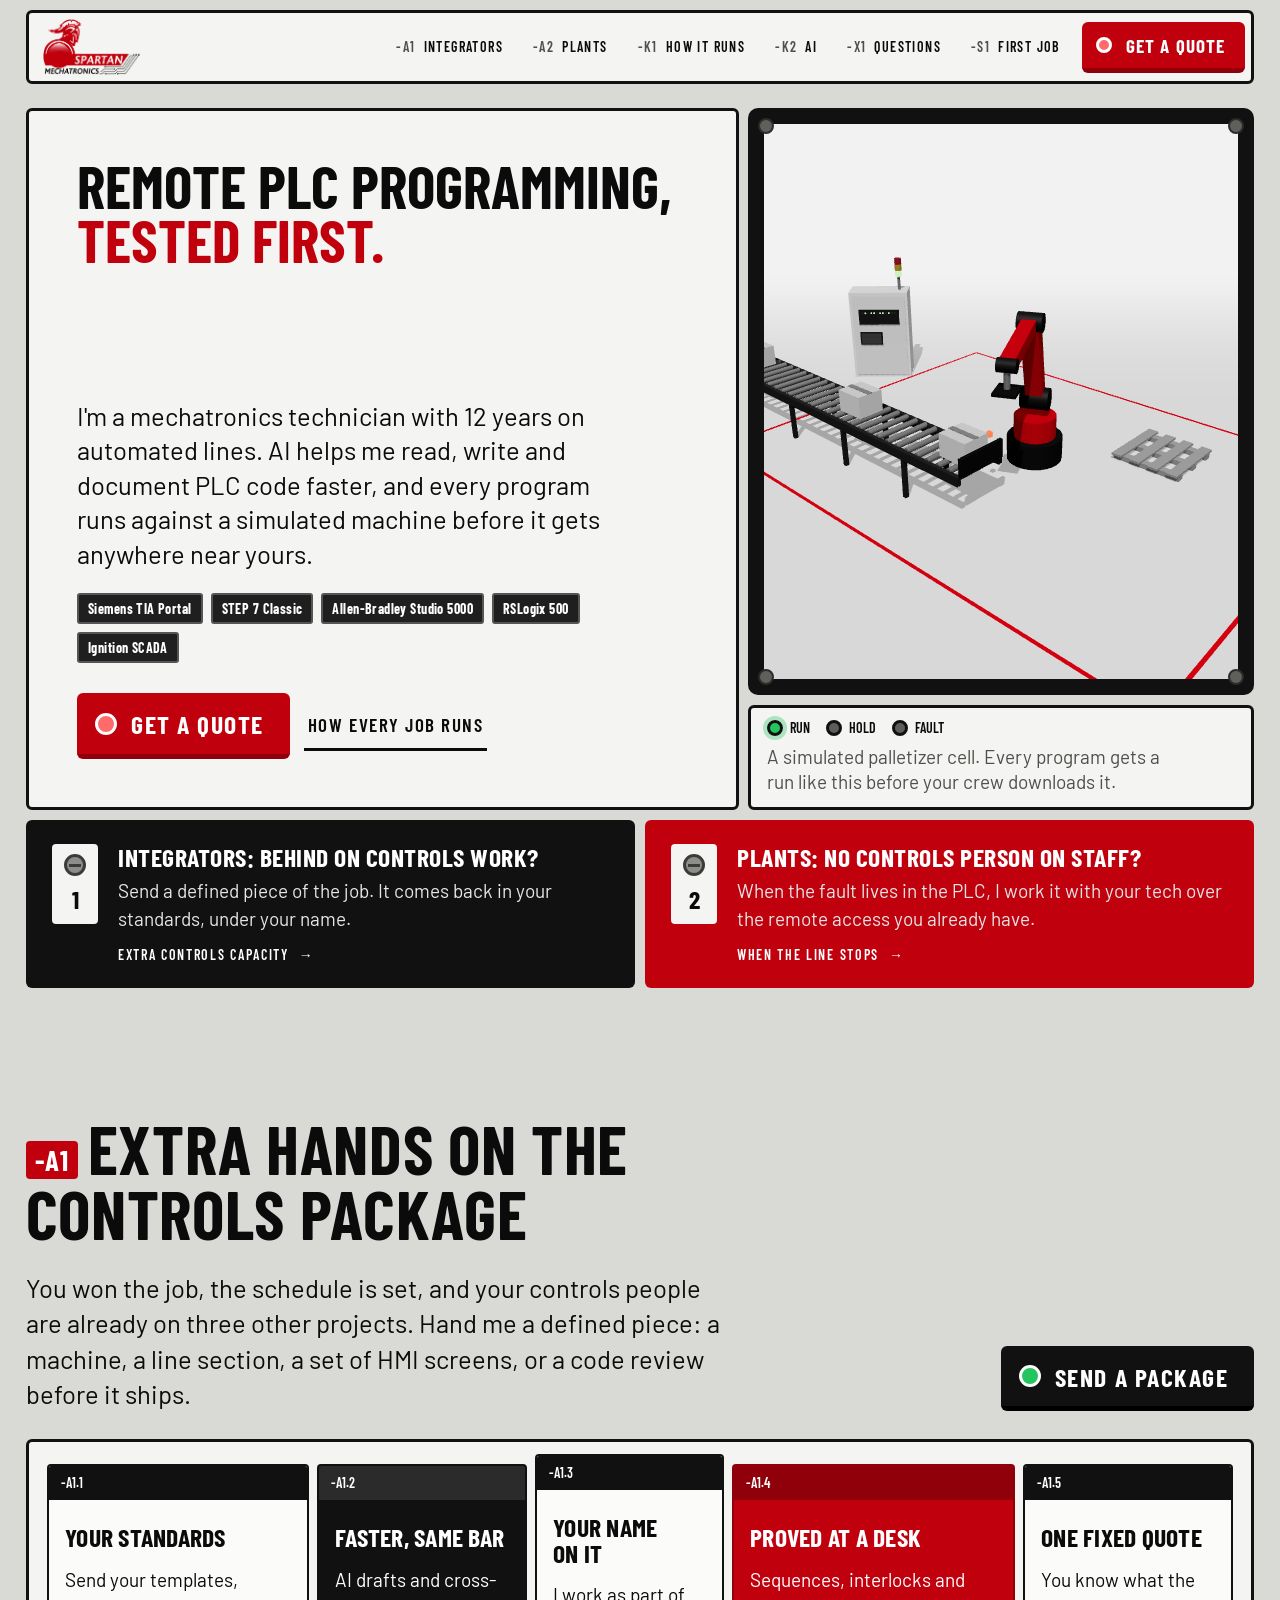
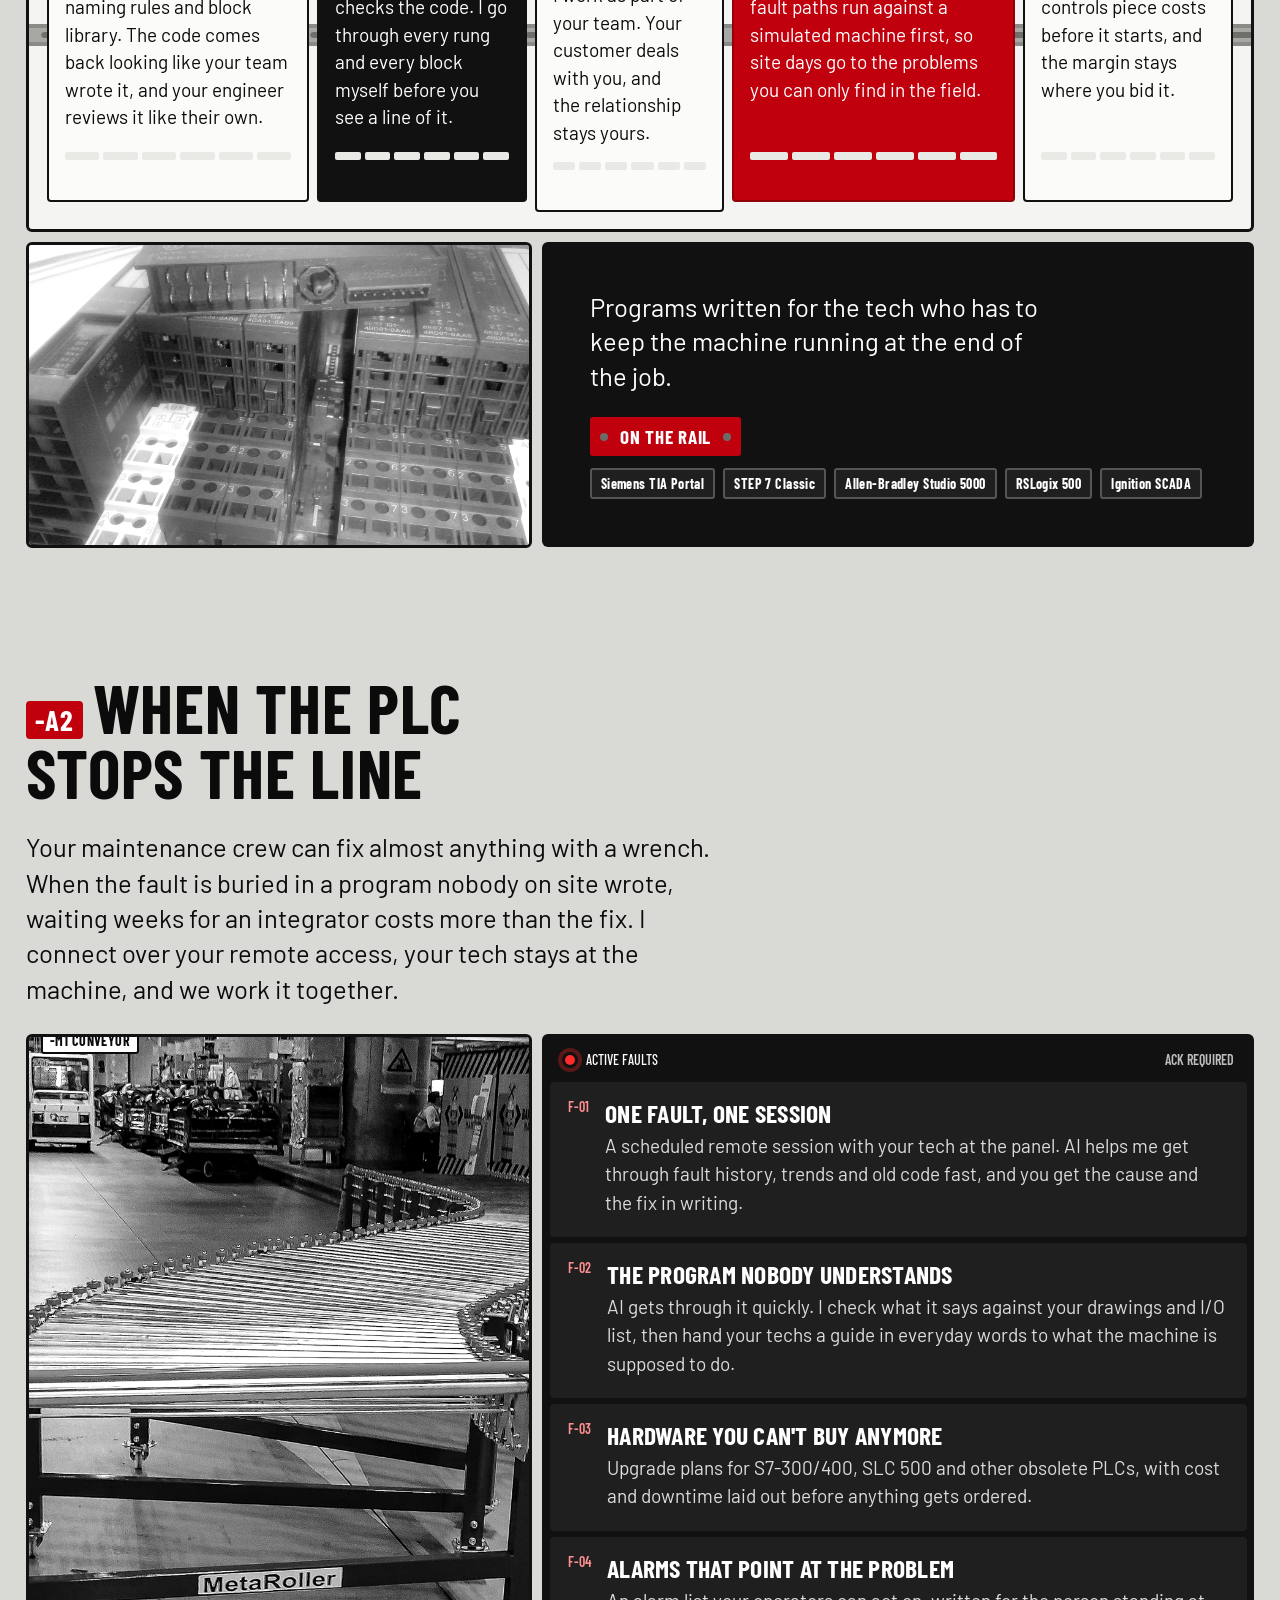
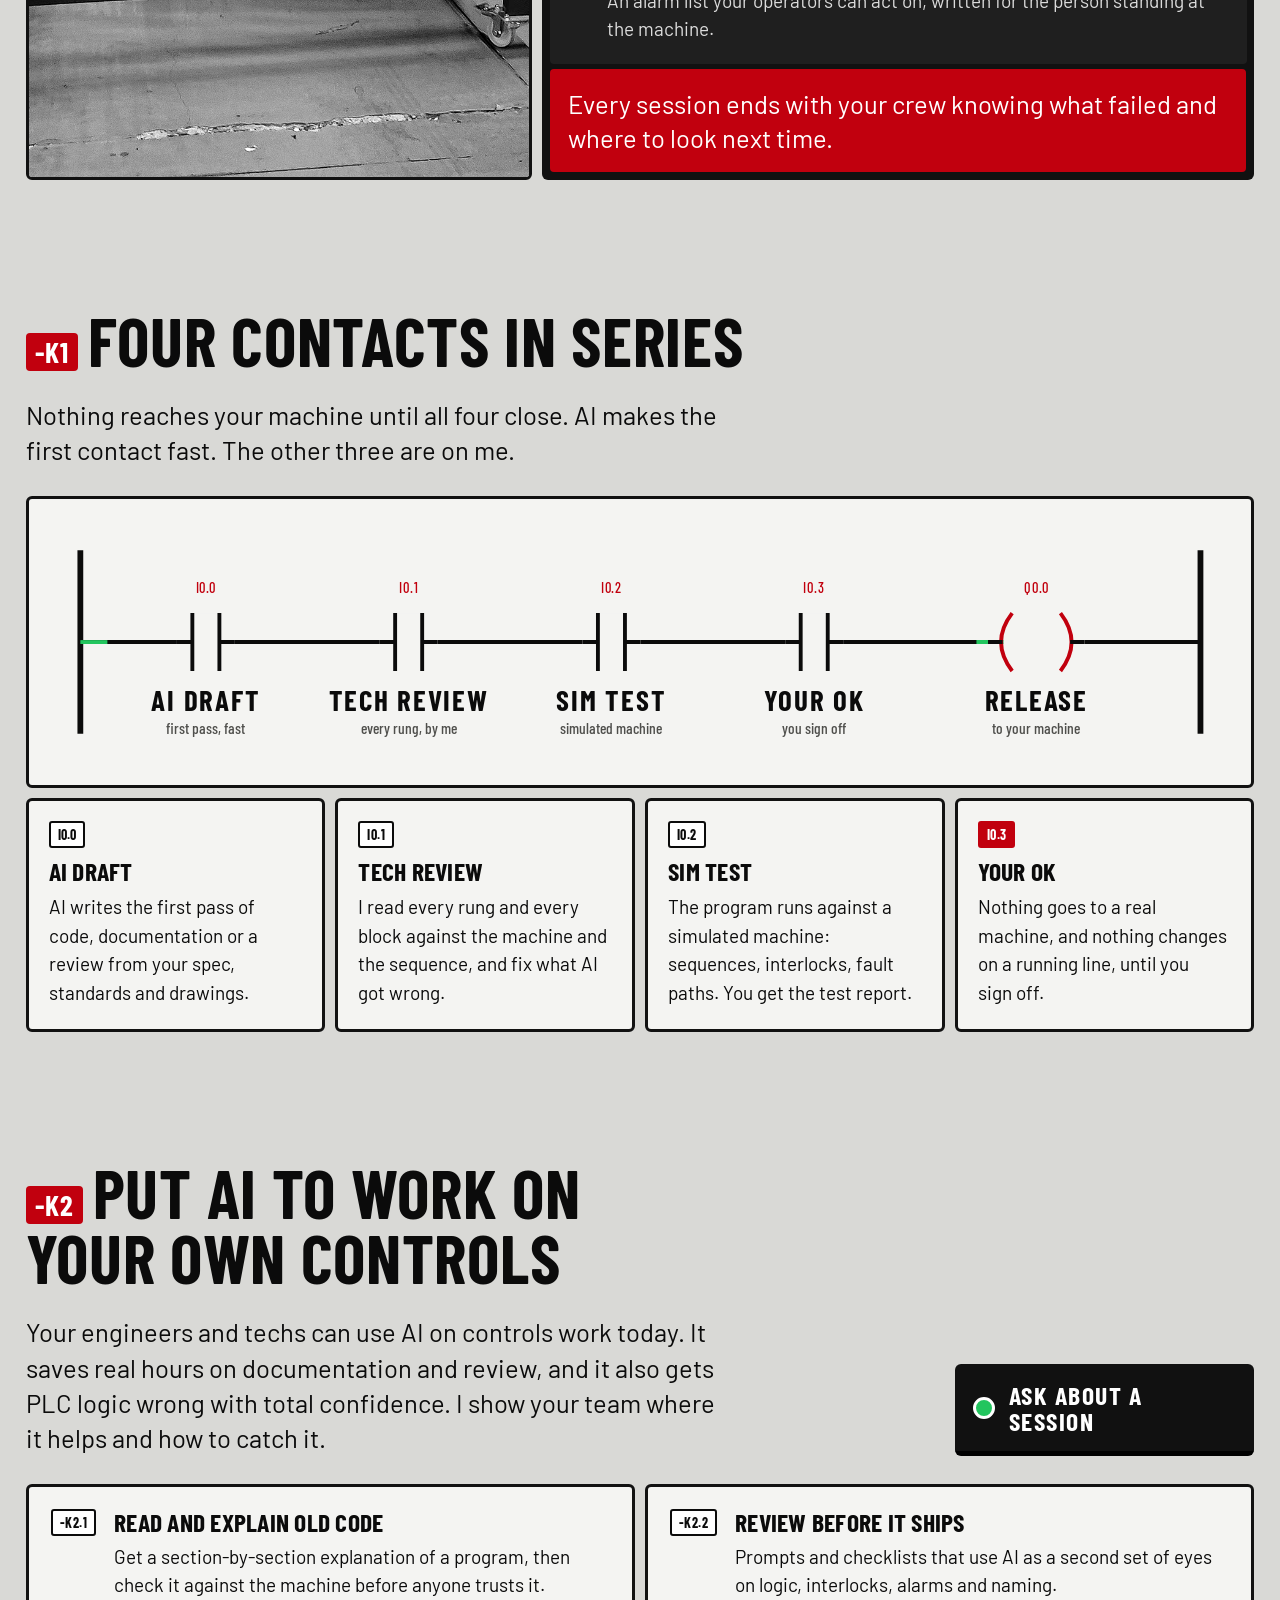
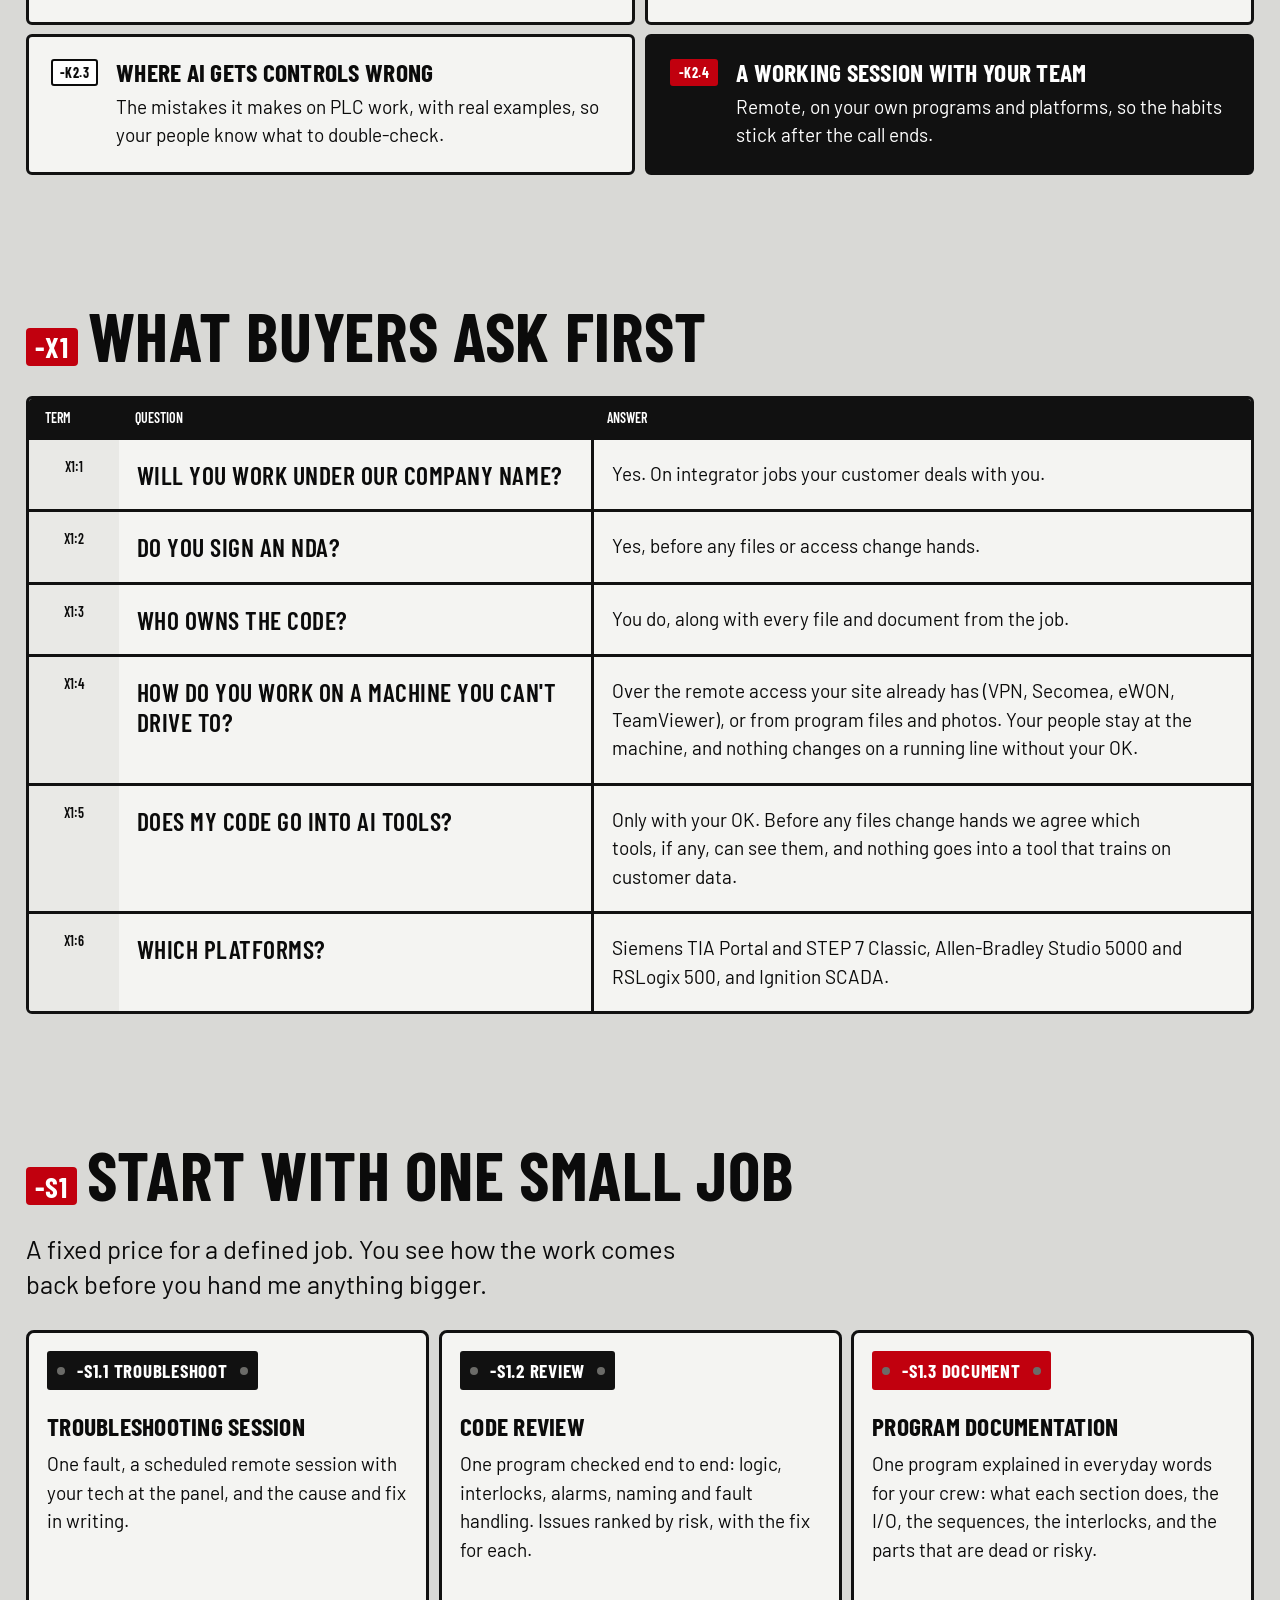
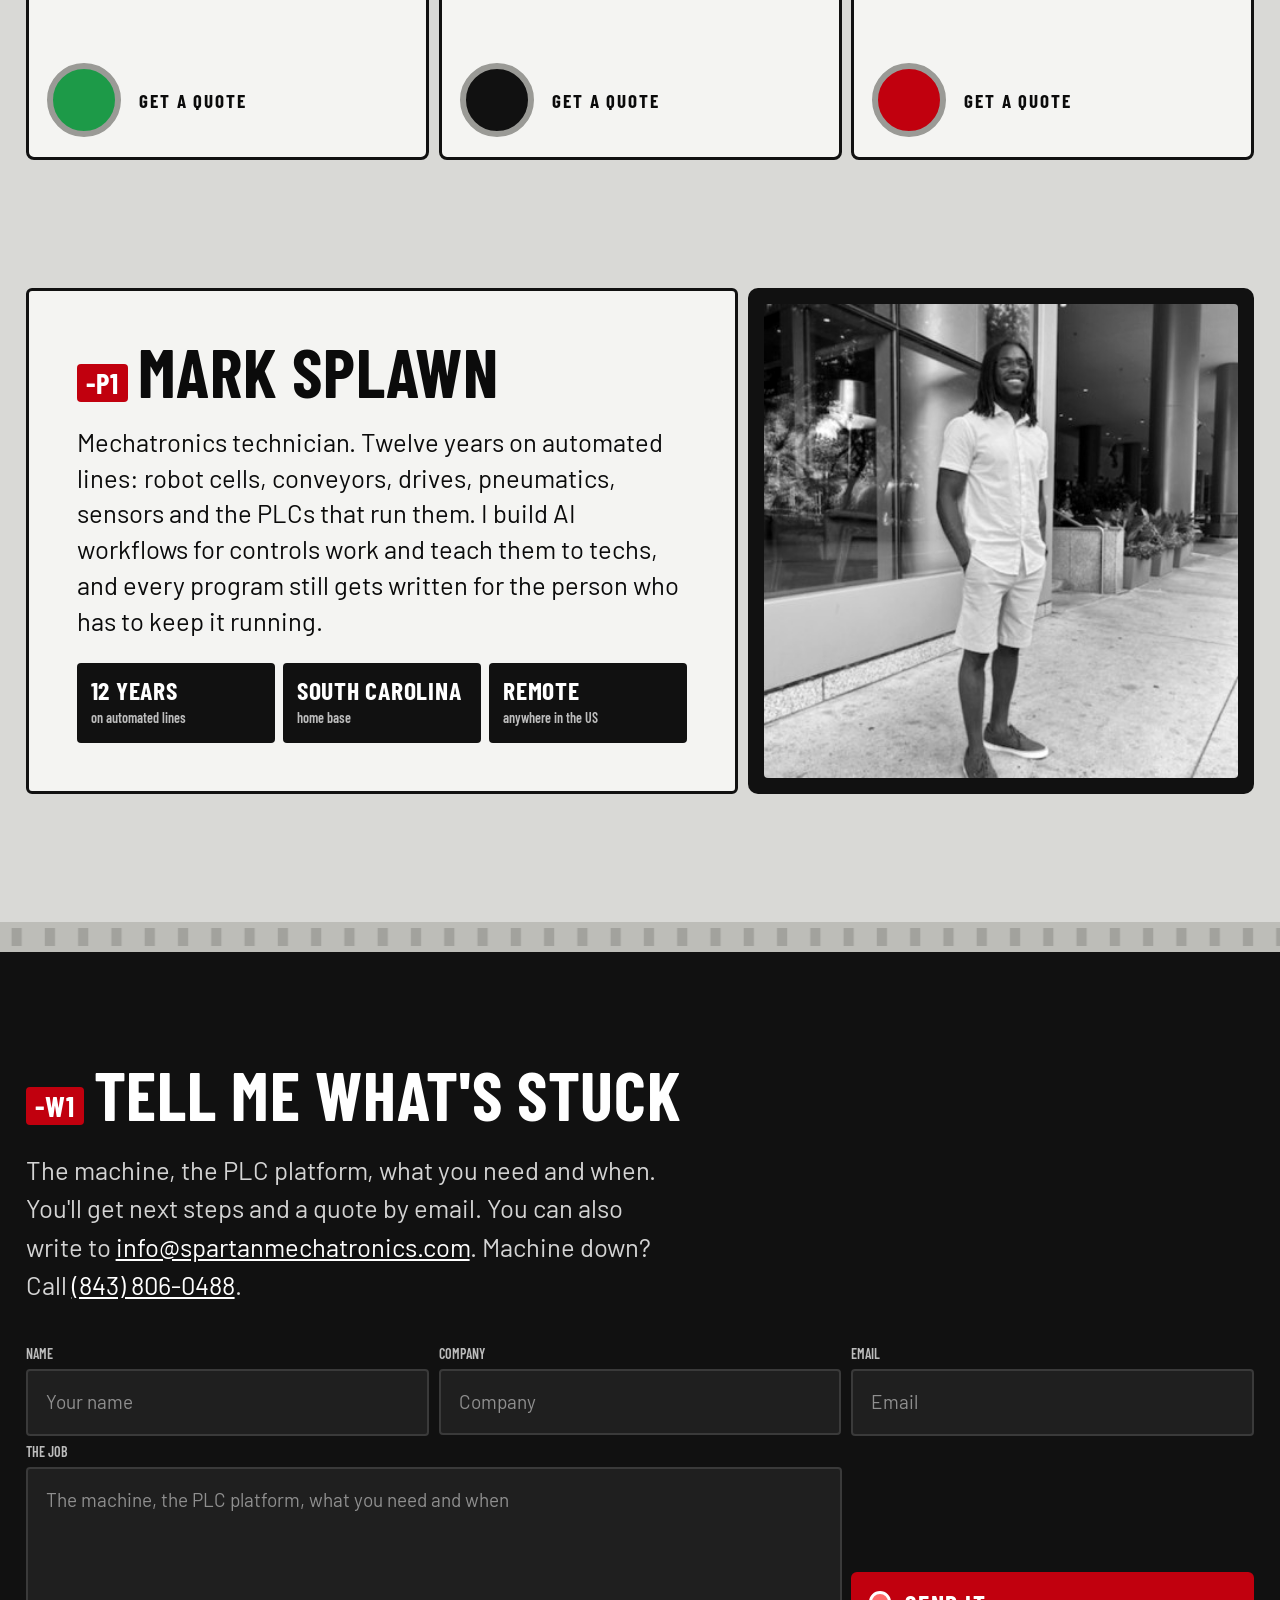
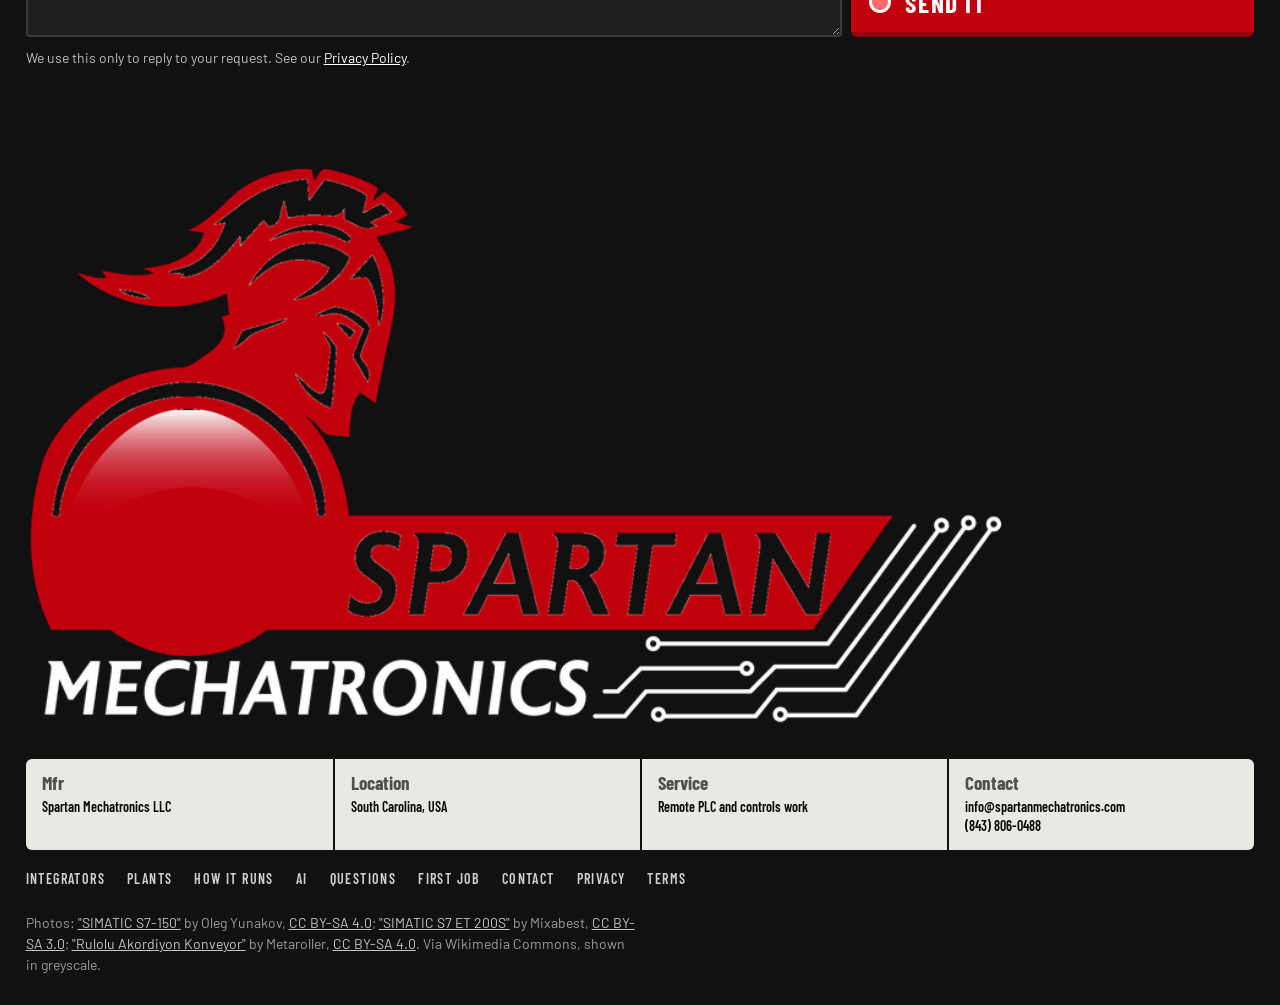
<file: index.html>
<!doctype html>
<html lang="en">
<head>
<meta charset="utf-8">
<meta name="viewport" content="width=device-width, initial-scale=1">
<title>Remote PLC Programming &amp; Troubleshooting | Spartan Mechatronics</title>
<meta name="description" content="Contract PLC programming, code review, troubleshooting and documentation for integrators and plants. Siemens, Allen-Bradley, Ignition. Sim-tested first.">
<meta name="robots" content="index, follow, max-image-preview:large">
<link rel="canonical" href="https://spartanmechatronics.com/">
<meta property="og:type" content="website">
<meta property="og:site_name" content="Spartan Mechatronics">
<meta property="og:locale" content="en_US">
<meta property="og:url" content="https://spartanmechatronics.com/">
<meta property="og:title" content="Remote PLC programming, code review and troubleshooting">
<meta property="og:description" content="Contract PLC work for integrators and plants, done faster with AI and tested on a simulated machine before it reaches yours. Siemens TIA Portal, STEP 7, Allen-Bradley, Ignition.">
<meta property="og:image" content="https://spartanmechatronics.com/assets/og-image.png">
<meta property="og:image:width" content="1200">
<meta property="og:image:height" content="630">
<meta property="og:image:alt" content="Spartan Mechatronics: a simulated palletizer cell in a control-panel window, with the line Remote PLC programming, tested first.">
<meta name="twitter:card" content="summary_large_image">
<meta name="twitter:title" content="Remote PLC programming, code review and troubleshooting">
<meta name="twitter:description" content="Contract PLC work for integrators and plants, done faster with AI and tested on a simulated machine before it reaches yours. Siemens TIA Portal, STEP 7, Allen-Bradley, Ignition.">
<meta name="twitter:image" content="https://spartanmechatronics.com/assets/og-image.png">
<meta name="theme-color" content="#d9d9d6">
<link rel="icon" href="assets/mark.png" type="image/png">
<link rel="apple-touch-icon" href="assets/mark.png">
<script type="application/ld+json">
{"@context":"https://schema.org","@graph":[{"@type":"ProfessionalService","@id":"https://spartanmechatronics.com/#business","name":"Spartan Mechatronics LLC","alternateName":"Spartan Mechatronics","url":"https://spartanmechatronics.com/","logo":"https://spartanmechatronics.com/assets/logo.png","image":"https://spartanmechatronics.com/assets/og-image.png","description":"Contract PLC programming, code review, troubleshooting and documentation for integrators and plants. Siemens, Allen-Bradley, Ignition. Sim-tested first.","email":"info@spartanmechatronics.com","telephone":"+1-843-806-0488","address":{"@type":"PostalAddress","addressRegion":"SC","addressCountry":"US"},"areaServed":{"@type":"Country","name":"United States"},"knowsAbout":["PLC programming","Siemens TIA Portal","Siemens STEP 7","S7-1500","S7-300/400","Allen-Bradley Studio 5000","RSLogix 500","ControlLogix","CompactLogix","Ignition SCADA","HMI programming","PLC troubleshooting","PLC migration","AI-assisted PLC programming"],"hasOfferCatalog":{"@type":"OfferCatalog","name":"Remote controls services","itemListElement":[{"@type":"Offer","itemOffered":{"@type":"Service","name":"PLC programming services","description":"PLC and HMI programming from a spec or functional description, built to the integrator's standards.","areaServed":"US","provider":{"@id":"https://spartanmechatronics.com/#business"}}},{"@type":"Offer","itemOffered":{"@type":"Service","name":"PLC code review","description":"One program checked end to end: logic, interlocks, alarms, naming and fault handling, issues ranked by risk.","areaServed":"US","provider":{"@id":"https://spartanmechatronics.com/#business"}}},{"@type":"Offer","itemOffered":{"@type":"Service","name":"Remote PLC troubleshooting","description":"A scheduled remote session with the plant's tech at the panel, with the cause and fix in writing.","areaServed":"US","provider":{"@id":"https://spartanmechatronics.com/#business"}}},{"@type":"Offer","itemOffered":{"@type":"Service","name":"PLC programming documentation","description":"A program explained in everyday words: sections, I/O, sequences, interlocks.","areaServed":"US","provider":{"@id":"https://spartanmechatronics.com/#business"}}},{"@type":"Offer","itemOffered":{"@type":"Service","name":"PLC migration planning","description":"Upgrade plans for S7-300/400 to S7-1500 and SLC 500 to ControlLogix or CompactLogix, with cost and downtime laid out.","areaServed":"US","provider":{"@id":"https://spartanmechatronics.com/#business"}}},{"@type":"Offer","itemOffered":{"@type":"Service","name":"Simulation testing (virtual FAT)","description":"Sequences, interlocks and fault paths run against a simulated machine before site.","areaServed":"US","provider":{"@id":"https://spartanmechatronics.com/#business"}}},{"@type":"Offer","itemOffered":{"@type":"Service","name":"AI for controls teams","description":"Working sessions that teach a controls team where AI helps on PLC work and how to catch it when it is wrong.","areaServed":"US","provider":{"@id":"https://spartanmechatronics.com/#business"}}}]}},{"@type":"WebSite","@id":"https://spartanmechatronics.com/#website","url":"https://spartanmechatronics.com/","name":"Spartan Mechatronics","publisher":{"@id":"https://spartanmechatronics.com/#business"},"inLanguage":"en-US"},{"@type":"FAQPage","@id":"https://spartanmechatronics.com/#faq","mainEntity":[{"@type":"Question","name":"Will you work under our company name?","acceptedAnswer":{"@type":"Answer","text":"Yes. On integrator jobs your customer deals with you."}},{"@type":"Question","name":"Do you sign an NDA?","acceptedAnswer":{"@type":"Answer","text":"Yes, before any files or access change hands."}},{"@type":"Question","name":"Who owns the code?","acceptedAnswer":{"@type":"Answer","text":"You do, along with every file and document from the job."}},{"@type":"Question","name":"How do you work on a machine you can't drive to?","acceptedAnswer":{"@type":"Answer","text":"Over the remote access your site already has (VPN, Secomea, eWON, TeamViewer), or from program files and photos. Your people stay at the machine, and nothing changes on a running line without your OK."}},{"@type":"Question","name":"Does my code go into AI tools?","acceptedAnswer":{"@type":"Answer","text":"Only with your OK. Before any files change hands we agree which tools, if any, can see them, and nothing goes into a tool that trains on customer data."}},{"@type":"Question","name":"Which platforms?","acceptedAnswer":{"@type":"Answer","text":"Siemens TIA Portal and STEP 7 Classic, Allen-Bradley Studio 5000 and RSLogix 500, and Ignition SCADA."}}]}]}
</script>
<script>document.documentElement.classList.add('js')</script>
<link rel="preconnect" href="https://fonts.googleapis.com">
<link rel="preconnect" href="https://fonts.gstatic.com" crossorigin>
<link href="https://fonts.googleapis.com/css2?family=Barlow+Condensed:wght@600;700&family=Barlow:wght@400;500;600&display=swap" rel="stylesheet">
<style>
:root{
  /* the enclosure: RAL 7035 grey outside, white mounting plate inside */
  --enclosure:#d9d9d6; --plate:#f4f4f2; --plate-2:#e9e9e6; --duct:#bdbdb8; --steel:#a7a7a3;
  --ink:#0b0b0b; --muted:#4f4f4c; --black:#111111; --black-2:#1f1f1f;
  --brand:#c1000e; --brand-dark:#8f000a; --lamp-green:#22c55e; --lamp-amber:#f5b20b;
  --f-plate:"Barlow Condensed","Arial Narrow",sans-serif;
  --f-body:"Barlow",system-ui,sans-serif;
  --f-tag:"Barlow Condensed","Arial Narrow",sans-serif;
  --step-small:0.875rem;
  --step-body:clamp(1.0625rem,1rem + 0.25vw,1.1875rem);
  --step-lead:clamp(1.25rem,1.1rem + 0.7vw,1.6rem);
  --step-head:clamp(2.4rem,1.4rem + 3.6vw,4.8rem);
  --step-display:clamp(2.3rem,0.6rem + 5.2vw,6.4rem);
  --m:clamp(10px,2vw,28px); --gap:10px; --ease:var(--ease-smooth-out);
  /* motion tokens (transitions.dev) */
  --duration-quick:150ms; --duration-fast:250ms; --duration-slow:400ms; --duration-very-slow:500ms;
  --ease-smooth-out:cubic-bezier(0.22,1,0.36,1); --ease-in-out:ease-in-out;
  --distance-medium:12px; --blur-medium:3px;
  /* spacing scale */
  --s-1:8px; --s-2:16px; --s-3:24px; --s-4:32px; --s-5:48px; --s-6:64px; --s-7:96px; --s-8:128px;
}
*{box-sizing:border-box}
html{scroll-behavior:smooth;overflow-x:clip}
body{overflow-x:clip}
body{margin:0;background:var(--enclosure);color:var(--ink);font-family:var(--f-body);font-size:var(--step-body);line-height:1.5;-webkit-font-smoothing:antialiased}
img{display:block;max-width:100%}
a{color:inherit}
h1,h2,h3{font-family:var(--f-plate);font-weight:700;text-transform:uppercase;letter-spacing:0.01em;line-height:.95;margin:0;text-wrap:balance}
p{margin:0;text-wrap:pretty}
.skip{position:absolute;left:-999px;top:0;background:var(--ink);color:#fff;padding:12px 16px;z-index:10}
.skip:focus{left:var(--m)}
:focus-visible{outline:3px solid var(--brand);outline-offset:3px}
/* on black and red panels the red ring disappears: amber (10:1 on black) instead */
.contact :focus-visible,footer :focus-visible,.term:focus-visible,.rack-photo .note :focus-visible,.log :focus-visible,.ai .card.dark :focus-visible,.module.m-dark :focus-visible,.module.m-red :focus-visible,.facts :focus-visible{outline-color:var(--lamp-amber)}
.term.red:focus-visible{outline-color:var(--ink)}
[hidden]{display:none!important}

/* wire marker tag: the heat-shrink label on every conductor */
.tag{display:inline-block;font:700 var(--step-small)/1 var(--f-tag);letter-spacing:0.03em;background:#fff;color:var(--ink);padding:5px 7px 4px;border:2px solid var(--ink);border-radius:3px;white-space:nowrap}
.tag.red{background:var(--brand);border-color:var(--brand);color:#fff}
.tag.dark{background:var(--black);border-color:var(--black);color:#fff}

/* engraved nameplate: white letters cut through a black or red plate, two screws */
.plate{position:relative;display:inline-flex;align-items:center;gap:10px;background:var(--black);color:#fff;font:700 var(--step-body)/1 var(--f-plate);letter-spacing:0.04em;text-transform:uppercase;padding:10px 30px;border-radius:3px}
.plate::before,.plate::after{content:"";position:absolute;top:50%;width:8px;height:8px;margin-top:-4px;border-radius:50%;background:#6b6b68}
.plate::before{left:10px}.plate::after{right:10px}
.plate.red{background:var(--brand)}

/* pilot light */
.lamp{display:inline-block;width:16px;height:16px;border-radius:50%;background:#5d5d5a;border:3px solid var(--black);flex:none}
.lamp.on{background:var(--lamp-green);outline:4px solid rgba(34,197,94,.35)}
.lamp.amber.on{background:var(--lamp-amber);outline:4px solid rgba(245,178,11,.35)}
.lamp.red.on{background:#ff2a2a;outline:4px solid rgba(255,42,42,.3)}

/* illuminated pushbutton: the call to action */
.pb{display:inline-flex;align-items:center;gap:14px;text-decoration:none;font:700 var(--step-lead)/1 var(--f-plate);letter-spacing:0.06em;text-transform:uppercase;color:#fff;background:var(--brand);padding:18px 26px 17px 18px;border:0;border-bottom:5px solid var(--brand-dark);border-radius:6px;cursor:pointer;transition:transform .12s var(--ease),background var(--duration-quick) var(--ease-smooth-out)}
.pb .lens{width:22px;height:22px;border-radius:50%;background:#ff6b6b;border:3px solid #fff;flex:none;transition:background var(--duration-quick) var(--ease-smooth-out)}
.pb:hover .lens{background:#fff}
.pb:active{transform:translateY(3px)}
.pb.black{background:var(--black);border-bottom-color:#000}
.pb.black .lens{background:var(--lamp-green)}

/* DIN rail and wire duct, drawn as inline SVG strips */
.rail,.duct{display:block;width:100%}
.rail{height:22px}
.duct{height:30px}

/* ---------- header: the panel door ---------- */
.door-bar{position:sticky;top:0;z-index:6;background:var(--enclosure);padding:10px var(--m)}
.door-bar .in{display:grid;grid-template-columns:auto 1fr auto;align-items:center;gap:var(--gap);background:var(--plate);border:3px solid var(--black);border-radius:6px;padding:6px 6px 6px 14px}
.door-bar .logo img{height:56px;width:auto}
.door-bar nav{display:flex;justify-content:flex-end;gap:6px;flex-wrap:wrap}
.door-bar nav a{display:flex;align-items:center;gap:8px;text-decoration:none;font:600 var(--step-small)/1 var(--f-plate);letter-spacing:0.1em;text-transform:uppercase;padding:12px 12px;border-radius:4px;transition:background var(--duration-quick) var(--ease-smooth-out),color var(--duration-quick) var(--ease-smooth-out)}
.door-bar nav a span{font:600 var(--step-small)/1 var(--f-tag);color:var(--muted)}
.door-bar nav a:hover{background:var(--black);color:#fff}
.door-bar nav a:hover span{color:#bbb}
.door-bar .pb{font-size:var(--step-body);padding:14px 20px 13px 14px}
.door-bar .pb .lens{width:16px;height:16px}
.door-bar .in{position:relative}
.menu-btn{display:none;align-items:center;gap:10px;font:600 var(--step-small)/1 var(--f-plate);letter-spacing:0.1em;text-transform:uppercase;color:var(--ink);background:none;border:2px solid var(--black);border-radius:4px;padding:12px 12px;min-height:48px;cursor:pointer}
.menu-btn .bars,.menu-btn .bars::before,.menu-btn .bars::after{display:block;width:18px;height:2px;background:currentColor;position:relative}
.menu-btn .bars::before,.menu-btn .bars::after{content:"";position:absolute;left:0}
.menu-btn .bars::before{top:-6px}.menu-btn .bars::after{top:6px}
.menu-btn[aria-expanded="true"]{background:var(--black);color:#fff}

/* ---------- hero ---------- */
.hero{display:grid;grid-template-columns:repeat(12,1fr);gap:var(--gap);padding:14px var(--m) 0}
.hero .lead{grid-column:1/8;background:var(--plate);border:3px solid var(--black);border-radius:6px;padding:var(--s-5);display:flex;flex-direction:column;justify-content:space-between;gap:30px;min-height:min(78svh,760px)}
.hero .ident{display:flex;flex-wrap:wrap;gap:8px;align-items:center}
.hero .lead{container-type:inline-size}
/* the first line is 9.94em wide in Barlow Condensed 700: 9.8cqi keeps it on one line at any width */
.hero h1{font-size:min(var(--step-display),9.8cqi);line-height:.9;letter-spacing:0}
.hero h1 .l{display:block;white-space:nowrap}
.hero h1 .l2{color:var(--brand)}
.hero .sub{font-size:var(--step-lead);line-height:1.35;max-width:40ch}
.hero .sub{margin-top:auto}
.hero-pl{margin-top:-8px}
.hero .acts{display:flex;flex-wrap:wrap;gap:14px;align-items:center}
.hero .acts .link{font:600 var(--step-body)/1 var(--f-plate);letter-spacing:0.08em;text-transform:uppercase;text-decoration:none;padding:14px 4px;border-bottom:3px solid var(--ink);transition:color var(--duration-quick) var(--ease-smooth-out),border-color var(--duration-quick) var(--ease-smooth-out)}
.hero .acts .link:hover{color:var(--brand);border-color:var(--brand)}

/* the panel viewing window holding the 3D cell */
.window{grid-column:8/13;display:flex;flex-direction:column;gap:var(--gap)}
.window .bezel{position:relative;flex:1;min-height:420px;background:var(--black);border-radius:10px;padding:16px}
.window .bezel::before,.window .bezel::after,.window .screws::before,.window .screws::after{content:"";position:absolute;width:12px;height:12px;border-radius:50%;background:#5f5f5c;border:2px solid #2c2c2a;z-index:3}
.window .bezel::before{top:10px;left:10px}.window .bezel::after{top:10px;right:10px}
.window .screws::before{bottom:10px;left:10px}.window .screws::after{bottom:10px;right:10px}
.window .glass{position:relative;width:100%;height:100%;min-height:388px;overflow:hidden;border-radius:4px;background:#f2f2f2}
.window .glass img{position:absolute;inset:0;width:100%;height:100%;object-fit:cover;filter:grayscale(1) contrast(1.05)}
.window .status{display:flex;flex-wrap:wrap;gap:8px 18px;align-items:center;justify-content:space-between;background:var(--plate);border:3px solid var(--black);border-radius:6px;padding:12px 16px}
.window .status .lamps{display:flex;gap:16px;align-items:center;font:600 var(--step-small)/1 var(--f-tag)}
.window .status .lamps span{display:flex;gap:7px;align-items:center}
.window .status p{font-size:var(--step-body);line-height:1.35;color:var(--muted);max-width:36ch}

/* terminal strip: the jump links to the two buyers */
.strip{padding:var(--gap) var(--m) 0;display:grid;grid-template-columns:1fr 1fr;gap:var(--gap)}
.term{position:relative;display:grid;grid-template-columns:auto 1fr;gap:6px 20px;align-items:start;text-decoration:none;background:var(--black);color:#fff;border-radius:6px;padding:24px 26px 26px;overflow:hidden;transition:background var(--duration-quick) var(--ease-smooth-out)}
.term.red{background:var(--brand)}
.term .num{grid-row:1/4;display:flex;flex-direction:column;align-items:center;gap:10px;background:var(--plate);color:var(--ink);border-radius:4px;padding:10px 12px 12px;font:700 var(--step-lead)/1 var(--f-plate)}
.term .num i{display:block;width:22px;height:22px;border-radius:50%;background:#8d8d89;border:3px solid #3b3b39;position:relative;transition:transform var(--duration-fast) var(--ease-smooth-out)}
.term .num i::after{content:"";position:absolute;left:2px;right:2px;top:50%;height:3px;margin-top:-1.5px;background:#3b3b39}
.term:hover .num i{transform:rotate(90deg)}
.term h2{font-size:var(--step-lead);line-height:1.05;letter-spacing:0.02em}
.term p{color:#e6e6e6;max-width:46ch}
.term .go{font:600 var(--step-small)/1 var(--f-plate);letter-spacing:0.12em;text-transform:uppercase;margin-top:8px;display:flex;gap:10px;align-items:center}
.term .go b{display:inline-block;transition:transform var(--duration-fast) var(--ease-smooth-out)}
.term:hover .go b{transform:translateX(6px)}

/* ---------- sections ---------- */
section{margin-top:var(--s-8)}
.sec{padding:0 var(--m)}
.sec-head{display:grid;grid-template-columns:repeat(12,1fr);gap:var(--gap);align-items:end;margin-bottom:28px}
h2 .dt{display:inline-block;vertical-align:.12em;font-size:.42em;line-height:1;padding:.18em .32em .14em;margin-right:.35em;background:var(--brand);color:#fff;border-radius:4px;letter-spacing:.02em}
.sec-head h2{grid-column:1/9;font-size:var(--step-head)}
.sec-head p{grid-column:1/8;font-size:var(--step-lead);line-height:1.38;max-width:50ch;margin-top:14px}
.sec-head .pb{grid-column:10/13;grid-row:2;justify-self:end;align-self:end}

/* integrators: modules snapped onto a DIN rail */
.rack{position:relative;background:var(--plate);border:3px solid var(--black);border-radius:6px;padding:22px 18px 26px}
.rack .rail{position:absolute;left:0;right:0;top:50%;margin-top:-11px}
.modules{position:relative;display:grid;grid-template-columns:1.25fr 1fr 0.9fr 1.35fr 1fr;gap:8px;align-items:stretch}
.module.m-dark{background:var(--black);color:#fff;border-color:var(--black)}
.module.m-dark .face{background:#2b2b2b}
.module.m-red{background:var(--brand);color:#fff;border-color:var(--brand-dark)}
.module.m-red .face{background:var(--brand-dark)}
.module.m-tall{margin-top:-10px;margin-bottom:-10px}
.module{position:relative;display:flex;flex-direction:column;background:#fbfbfa;border:2px solid var(--black);border-radius:4px;overflow:hidden;min-height:330px}
.module .face{display:flex;justify-content:space-between;align-items:center;background:var(--black);color:#fff;padding:10px 12px;font:600 var(--step-small)/1 var(--f-tag)}
.module .body{padding:var(--s-3) var(--s-2);display:grid;grid-template-rows:auto auto 1fr auto;gap:var(--s-2);flex:1}
.module h3{font-size:var(--step-lead);line-height:1}
.module p{font-size:var(--step-body);line-height:1.45}
.module .vent{align-self:end;display:grid;grid-template-columns:repeat(6,1fr);gap:4px}
.module .vent i{display:block;height:8px;border-radius:2px;background:var(--plate-2)}
.rack-photo{display:grid;grid-template-columns:repeat(12,1fr);gap:var(--gap);margin-top:var(--gap)}
.rack-photo figure{grid-column:1/6;margin:0;position:relative;min-height:300px;border:3px solid var(--black);border-radius:6px;overflow:hidden}
.rack-photo figure img{position:absolute;inset:0;width:100%;height:100%;object-fit:cover;filter:grayscale(1) contrast(1.05)}
.rack-photo .note{grid-column:6/13;background:var(--black);color:#fff;border-radius:6px;padding:var(--s-5);display:flex;flex-direction:column;justify-content:space-between;gap:24px}
.rack-photo .note p{font-size:var(--step-lead);line-height:1.35;max-width:36ch}
.platforms{display:flex;flex-wrap:wrap;gap:8px}
.platforms .tag{background:var(--black-2);border-color:#555;color:#fff;padding:7px 9px 6px}

/* plants: the fault log */
.plants{display:grid;grid-template-columns:repeat(12,1fr);gap:var(--gap)}
.plants figure{grid-column:1/6;margin:0;position:relative;min-height:460px;border:3px solid var(--black);border-radius:6px;overflow:hidden}
.plants figure img{position:absolute;inset:0;width:100%;height:100%;object-fit:cover;filter:grayscale(1) contrast(1.05)}
.plants figure figcaption{position:absolute;left:12px;bottom:12px}
.log{grid-column:6/13;background:var(--black);color:#fff;border-radius:6px;padding:8px;display:flex;flex-direction:column;gap:6px}
.log .bar{display:flex;justify-content:space-between;align-items:center;padding:10px 12px 8px;font:600 var(--step-small)/1 var(--f-tag);color:#bdbdbd}
.log .bar b{display:flex;gap:8px;align-items:center;color:#fff;font-weight:500}
.fault{display:grid;grid-template-columns:auto 1fr;gap:6px 16px;background:var(--black-2);border-radius:4px;padding:18px 18px 20px;transition:background var(--duration-quick) var(--ease-smooth-out)}
.fault:hover{background:#2a2a2a}
.fault .code{grid-row:1/3;display:flex;flex-direction:column;align-items:center;gap:var(--s-1);font:600 var(--step-small)/1 var(--f-tag);color:#ff8f8f}
.fault h3{font-size:var(--step-lead);line-height:1}
.fault p{color:#dcdcdc;max-width:58ch}
.log .ack{background:var(--brand);border-radius:4px;padding:18px;font-size:var(--step-lead);line-height:1.3}

/* how every job runs: one ladder rung, power flowing left to right */
.rung-wrap{background:var(--plate);border:3px solid var(--black);border-radius:6px;padding:var(--s-4)}
.rung{width:100%;height:auto;display:block;overflow:visible}
.rung .rl{stroke:var(--ink);stroke-width:6}
.rung .w{stroke:var(--ink);stroke-width:4;fill:none}
.rung .flow{stroke:var(--lamp-green);stroke-width:4;fill:none;stroke-dasharray:28 900;stroke-dashoffset:0;animation:flow 4.8s linear infinite}
@keyframes flow{from{stroke-dashoffset:0}to{stroke-dashoffset:-928}}
.rung .c{stroke:var(--ink);stroke-width:4;fill:none}
.rung .cbar{fill:var(--plate);transition:fill var(--duration-quick) var(--ease-smooth-out)}
.rung .k{animation:close 4.8s linear infinite}
.rung .k1{animation-delay:0s}.rung .k2{animation-delay:.8s}.rung .k3{animation-delay:1.6s}.rung .k4{animation-delay:2.4s}
@keyframes close{0%,8%{fill:var(--plate)}12%,88%{fill:var(--lamp-green)}92%,100%{fill:var(--plate)}}
.rung .coil{stroke:var(--brand);stroke-width:4;fill:none}
.rung text{font-family:var(--f-plate);font-weight:700;letter-spacing:.06em;fill:var(--ink)}
.rung .lbl{font-size:30px}
.rung .sub{font-family:var(--f-tag);font-weight:500;font-size:16px;letter-spacing:0;fill:var(--muted)}
.rung .addr{font-family:var(--f-tag);font-weight:500;font-size:15px;fill:var(--brand)}
.steps{display:grid;grid-template-columns:repeat(4,1fr);gap:var(--gap);margin-top:var(--gap)}
.step .tag,.ai .card .tag{align-self:flex-start;justify-self:start}
.step{background:var(--plate);border:3px solid var(--black);border-radius:6px;padding:20px 20px 22px;display:flex;flex-direction:column;gap:10px}
.step h3{font-size:var(--step-lead);line-height:1}

/* AI for your team */
.ai{display:grid;grid-template-columns:repeat(12,1fr);gap:var(--gap)}
.ai .card{grid-column:span 6;display:grid;grid-template-columns:auto 1fr;gap:8px 18px;background:var(--plate);border:3px solid var(--black);border-radius:6px;padding:22px}
.ai .card .tag{grid-row:1/3;align-self:start}
.ai .card h3{font-size:var(--step-lead);line-height:1}
.ai .card.dark{background:var(--black);color:#fff;border-color:var(--black)}

/* questions: a terminal schedule */
.sched{background:var(--plate);border:3px solid var(--black);border-radius:6px;overflow:hidden}
.sched .row{display:grid;grid-template-columns:90px minmax(0,5fr) minmax(0,7fr);border-top:3px solid var(--black)}
.sched .row:first-child{border-top:0}
.sched .row.hd{background:var(--black);color:#fff;font:600 var(--step-small)/1 var(--f-tag)}
.sched .row.hd div{padding:12px 16px}
.sched .t{display:flex;align-items:flex-start;justify-content:center;padding:20px 8px;font:600 var(--step-small)/1 var(--f-tag);background:var(--plate-2)}
.sched .q{padding:20px 18px;font:600 var(--step-lead)/1.15 var(--f-plate);letter-spacing:0.02em;text-transform:uppercase}
.sched .a{padding:20px 18px;border-left:3px solid var(--black)}

/* first job: three pushbutton stations */
.stations{display:grid;grid-template-columns:repeat(3,1fr);gap:var(--gap)}
.station{position:relative;display:grid;grid-template-rows:auto auto auto 1fr;justify-items:start;background:var(--plate);border:3px solid var(--black);border-radius:8px;padding:18px 18px 20px;min-height:430px}
.station .legend{align-self:flex-start}
.station h3{font-size:var(--step-lead);margin-top:var(--s-3)}
.station p{margin-top:12px;max-width:34ch}
.station .press{align-self:end;padding-top:var(--s-3);display:flex;align-items:center;gap:18px;text-decoration:none;font:700 var(--step-body)/1 var(--f-plate);letter-spacing:0.1em;text-transform:uppercase}
.station .knob{width:74px;height:74px;border-radius:50%;background:var(--black);border:6px solid #9a9a96;flex:none;transition:transform .12s var(--ease)}
.station.green .knob{background:#1d9a48}
.station.red .knob{background:var(--brand)}
.station .press:hover .knob{transform:scale(.96)}
.station .press:active .knob{transform:scale(.9)}

/* who */
.who{display:grid;grid-template-columns:repeat(12,1fr);gap:var(--gap);align-items:stretch}
.who .txt{grid-column:1/8;background:var(--plate);border:3px solid var(--black);border-radius:6px;padding:var(--s-5);display:flex;flex-direction:column;gap:20px}
.who h2{font-size:var(--step-head)}
.who .txt p{font-size:var(--step-lead);line-height:1.4;max-width:46ch}
.facts{display:grid;grid-template-columns:repeat(3,1fr);gap:8px;margin-top:auto}
.facts div{background:var(--black);color:#fff;border-radius:4px;padding:14px 14px 16px;font:600 var(--step-small)/1.3 var(--f-tag);color:#bdbdbd}
.facts b{display:block;color:#fff;font:700 var(--step-lead)/1 var(--f-plate);letter-spacing:.03em;text-transform:uppercase;margin-bottom:6px}
.who figure{grid-column:8/13;margin:0;position:relative;background:var(--black);border-radius:10px;padding:16px;overflow:hidden}
.who figure img{width:100%;height:100%;object-fit:cover;filter:grayscale(1) contrast(1.05);border-radius:4px;aspect-ratio:1/1}

/* contact: the work order */
.contact{background:var(--black);color:#fff;padding:var(--s-7) 0 var(--s-7)}
.contact .inner{padding:0 var(--m);display:grid;grid-template-columns:repeat(12,1fr);gap:var(--gap)}
.contact .ident{grid-column:1/13;display:flex;gap:8px;flex-wrap:wrap}
.contact h2{grid-column:1/9;font-size:var(--step-head);margin-top:14px}
.contact .intro{grid-column:1/8;margin-top:14px;font-size:var(--step-lead);color:#d4d4d4;max-width:46ch;overflow-wrap:anywhere}
.contact .intro a{color:#fff}
.form{grid-column:1/13;display:grid;grid-template-columns:repeat(3,1fr);gap:var(--gap);margin-top:var(--s-4)}
.field{display:flex;flex-direction:column;gap:8px}
.field label{font:600 var(--step-small)/1 var(--f-tag);color:#bdbdbd}
.field.wide{grid-column:span 2}
.form input,.form textarea{font:400 var(--step-body)/1.4 var(--f-body);background:var(--black-2);color:#fff;border:2px solid #3a3a3a;border-radius:4px;padding:18px 18px;min-height:64px;resize:vertical;transition:border-color var(--duration-quick) var(--ease-smooth-out),background var(--duration-quick) var(--ease-smooth-out);width:100%}
.form textarea{min-height:170px}
.form input::placeholder,.form textarea::placeholder{color:#8f8f8f}
.form input:focus,.form textarea:focus{border-color:#fff;background:#262626;outline:3px solid var(--lamp-amber);outline-offset:2px}
.form .send{display:flex;flex-direction:column;justify-content:flex-end;gap:8px}
.form button{width:100%;justify-content:flex-start;font-size:var(--step-lead);min-height:64px}
.form button:disabled{opacity:.7;cursor:wait}
.form-note{grid-column:1/-1;font-size:var(--step-small);color:#bdbdbd}
.form-note a{color:#fff}
.form .hp{position:absolute;left:-9999px;width:1px;height:1px;opacity:0} /* taste-skill-ignore: off-screen spam trap, not a divider */
/* invalid field: shake and a red edge that reverts (transitions.dev error state shake) */
:root{--shake-distance:6px;--shake-overshoot:4px;--shake-dur-a:80ms;--shake-dur-b:60ms;--shake-ease:cubic-bezier(0.22,1,0.36,1);--revert-hold:3000ms;--revert-dur:280ms}
.form .t-input{will-change:transform}
.form .t-input.is-error{border-color:var(--brand);transition:border-color var(--revert-dur,280ms) ease-out}
.form .t-input.is-shaking{animation:t-input-shake calc(var(--shake-dur-a) * 2 + var(--shake-dur-b) * 2) linear}
@keyframes t-input-shake{
  0%{transform:translateX(0);animation-timing-function:var(--shake-ease)}
  28.57%{transform:translateX(var(--shake-distance));animation-timing-function:var(--shake-ease)}
  57.14%{transform:translateX(calc(var(--shake-distance) * -1));animation-timing-function:var(--shake-ease)}
  78.57%{transform:translateX(var(--shake-overshoot));animation-timing-function:var(--shake-ease)}
  100%{transform:translateX(0)}
}
.field{position:relative}
.field .why{position:absolute;right:0;top:0;font:600 var(--step-small)/1 var(--f-tag);color:#ff8f8f;opacity:0;visibility:hidden;transition:opacity var(--revert-dur) ease-out,visibility 0s linear var(--revert-dur)}
.field.is-error .why{opacity:1;visibility:visible;transition:opacity var(--revert-dur) ease-out,visibility 0s linear 0s}
/* the reply arrives with a text reveal instead of snapping in */
.form-msg:not([hidden]){animation:msg-in var(--duration-very-slow) var(--ease-in-out) both}
@keyframes msg-in{from{opacity:0;transform:translateY(var(--distance-medium));filter:blur(var(--blur-medium))}}
.form-msg{grid-column:1/13;margin-top:28px;background:var(--black-2);border-radius:4px;padding:24px;font-size:var(--step-lead);line-height:1.35}
.form-msg.err{border-left:6px solid var(--brand)}
.form-msg a{color:#fff}

/* footer: the rating plate */
footer{background:var(--black);color:#fff;padding:0 var(--m) 30px}
footer .big{display:block;width:min(100%,980px);height:auto}
.rating{display:grid;grid-template-columns:repeat(4,1fr);gap:0;margin-top:var(--s-4);background:#e8e8e5;color:var(--ink);border-radius:6px;overflow:hidden;font:600 var(--step-small)/1.35 var(--f-tag)}
.rating div{padding:14px 16px;border-left:2px solid var(--black)}
.rating div:first-child{border-left:0}
.rating b{display:block;font:700 var(--step-body)/1 var(--f-plate);color:var(--muted);margin-bottom:6px}
.rating a{text-decoration:none;overflow-wrap:anywhere}
.foot-links{display:flex;gap:22px;flex-wrap:wrap;margin-top:22px;font:600 var(--step-small)/1 var(--f-plate);letter-spacing:.1em;text-transform:uppercase}
.foot-links a{text-decoration:none;color:#cfcfcf}
.foot-links a:hover{color:#fff}
.credits{margin-top:26px;font-size:var(--step-small);color:#9d9d9d;max-width:80ch;overflow-wrap:anywhere}
.credits a{color:#c4c4c4}

/* hero 3D cell (assets/hero3d.js); the photo stays underneath as the fallback */
.hero3d{position:absolute;inset:0;width:100%;height:100%;display:block;opacity:0;transition:opacity var(--duration-slow) var(--ease-in-out)}
.has-3d .hero3d{opacity:1}
.glass.has-3d img{opacity:0;transition:opacity var(--duration-slow) var(--ease-in-out)}

/* 3D tilt with glare (transitions.dev card tilt), mouse only */
:root{--tilt-perspective:1000px;--tilt-return:1000ms;--tilt-return-ease:cubic-bezier(0.22,1,0.36,1);--tilt-follow:400ms;--tilt-follow-ease:cubic-bezier(0.22,1,0.36,1);--tilt-glare-opacity:0.32;--tilt-glare-fade:300ms;--tilt-glare-ease:cubic-bezier(0.22,1,0.36,1)}
.t-tilt-card{transform:perspective(var(--tilt-perspective)) rotateX(var(--tilt-rx,0deg)) rotateY(var(--tilt-ry,0deg));transform-style:preserve-3d;transition:transform var(--tilt-return) var(--tilt-return-ease),background var(--duration-quick) var(--ease-smooth-out);will-change:transform}
.t-tilt-card.is-tilting{transition:transform var(--tilt-follow) var(--tilt-follow-ease),background var(--duration-quick) var(--ease-smooth-out)}
.t-tilt-card>*:not(.t-tilt-glare):not(img){position:relative;z-index:1}
.t-tilt-glare{position:absolute;inset:0;pointer-events:none;opacity:0;mix-blend-mode:screen;z-index:0;border-radius:inherit;background:radial-gradient(circle 95px at var(--tilt-gx,50%) var(--tilt-gy,50%),rgba(255,255,255,0.48),rgba(255,255,255,0.06) 52%,rgba(255,255,255,0) 84%),radial-gradient(circle 220px at var(--tilt-gx,50%) var(--tilt-gy,50%),rgba(255,255,255,0.2),rgba(255,255,255,0) 78%);transition:opacity var(--tilt-glare-fade) var(--tilt-glare-ease)} /* taste-skill-ignore: pointer light, not a fill */
.t-tilt-card.is-hover .t-tilt-glare{opacity:var(--tilt-glare-opacity)}
.plate-light .t-tilt-glare{mix-blend-mode:soft-light}

@media (max-width:1100px){
  .modules{grid-template-columns:1fr}
  .module{flex-direction:row;min-height:0}
  .module.m-tall{margin:0}
  .module .face{flex-direction:column;justify-content:center;writing-mode:vertical-rl;transform:rotate(180deg);padding:14px 10px}
  .module .vent{display:none}
  .rack .rail{display:none}
  .steps{grid-template-columns:1fr 1fr}
}
@media (max-width:1000px){
  .hero .lead,.window{grid-column:1/13}
  .hero .lead{min-height:0}
  .window .bezel{min-height:380px}
  .sec-head h2,.sec-head p{grid-column:1/13}
  .sec-head .pb{grid-column:1/13;grid-row:auto;justify-self:start;margin-top:18px}
  .rack-photo figure,.rack-photo .note,.plants figure,.log{grid-column:1/13}
  .ai .card{grid-column:1/13}
  .stations{grid-template-columns:1fr}
  .station{min-height:0}
  .who .txt,.who figure{grid-column:1/13}
  .who figure{max-width:460px}
  .rating{grid-template-columns:1fr 1fr}
  .rating div:nth-child(3){border-left:0}
  .rating div:nth-child(n+3){border-top:2px solid var(--black)}
}
@media (max-width:760px){
  :root{--gap:8px;--s-8:96px;--s-7:64px;--s-5:24px;--s-4:16px}
  .js .menu-btn{display:inline-flex}
  .js .door-bar nav{display:none;position:absolute;top:calc(100% + 6px);left:-3px;right:-3px;flex-direction:column;gap:2px;background:var(--plate);border:3px solid var(--black);border-radius:6px;padding:6px}
  .js .door-bar nav.is-open{display:flex}
  .door-bar nav a{padding:16px 12px}
  .door-bar .in{grid-template-columns:1fr auto auto}
  .door-bar .logo img{height:46px}
  .strip{grid-template-columns:1fr}
  .steps{grid-template-columns:1fr}
  .sched .row{grid-template-columns:56px 1fr}
  .sched .a{grid-column:2;border-left:0;padding-top:0}
  .sched .row.hd div:last-child{display:none}
  .form{grid-template-columns:1fr}
  .field.wide{grid-column:auto}
  .facts{grid-template-columns:1fr 1fr}
  .rating{grid-template-columns:1fr}
  .rating div{border-left:0;border-top:2px solid var(--black)}
  .rating div:first-child{border-top:0}
  .window .bezel{min-height:300px;padding:12px}
  .window .glass{min-height:276px}
  .rung-wrap{overflow-x:auto}
  .rung{width:760px;max-width:none}
}
@media (prefers-reduced-motion:reduce){
  .form .t-input{animation:none!important;transform:none!important}
  .form-msg:not([hidden]){animation:none}
  .rung .flow,.rung .k{animation:none}
  .rung .k{fill:var(--lamp-green)}
  .t-tilt-card{transform:none!important;transition:none!important}
  .hero3d,.term .num i,.term .go b{transition:none}
}
</style>
</head>
<body>
<a class="skip" href="#main">Skip to content</a>

<svg width="0" height="0" style="position:absolute" aria-hidden="true">
  <defs>
    <pattern id="railslots" width="44" height="22" patternUnits="userSpaceOnUse">
      <rect width="44" height="22" fill="#a7a7a3"/>
      <rect y="0" width="44" height="4" fill="#8a8a86"/>
      <rect y="18" width="44" height="4" fill="#8a8a86"/>
      <rect x="10" y="8" width="24" height="6" rx="3" fill="#6f6f6b"/>
    </pattern>
    <pattern id="ductslots" width="26" height="30" patternUnits="userSpaceOnUse">
      <rect width="26" height="30" fill="#bdbdb8"/>
      <rect x="9" y="6" width="8" height="18" fill="#a2a29d"/>
    </pattern>
  </defs>
</svg>

<header class="door-bar">
  <div class="in">
    <a class="logo" href="#top" aria-label="Spartan Mechatronics, back to top"><img src="assets/logo.png" alt="Spartan Mechatronics" width="801" height="460"></a>
    <button class="menu-btn" type="button" aria-expanded="false" aria-controls="site-nav"><span class="bars" aria-hidden="true"></span>Menu</button>
    <nav aria-label="Main" id="site-nav">
      <a href="#integrators"><span>-A1</span>Integrators</a>
      <a href="#plants"><span>-A2</span>Plants</a>
      <a href="#how"><span>-K1</span>How it runs</a>
      <a href="#ai"><span>-K2</span>AI</a>
      <a href="#questions"><span>-X1</span>Questions</a>
      <a href="#start"><span>-S1</span>First job</a>
    </nav>
    <a class="pb" href="#contact"><span class="lens" aria-hidden="true"></span>Get a quote</a>
  </div>
</header>

<main id="main">
<div class="hero" id="top">
  <div class="lead" data-enter>
    <h1><span class="l">Remote PLC programming,</span><span class="l l2">tested first.</span></h1>
    <p class="sub">I'm a mechatronics technician with 12 years on automated lines. AI helps me read, write and document PLC code faster, and every program runs against a simulated machine before it gets anywhere near yours.</p>
    <div class="platforms hero-pl" aria-label="Platforms"><span class="tag">Siemens TIA Portal</span><span class="tag">STEP 7 Classic</span><span class="tag">Allen-Bradley Studio 5000</span><span class="tag">RSLogix 500</span><span class="tag">Ignition SCADA</span></div>
    <div class="acts">
      <a class="pb" href="#contact"><span class="lens" aria-hidden="true"></span>Get a quote</a>
      <a class="link" href="#how">How every job runs</a>
    </div>
  </div>
  <div class="window" data-enter>
    <div class="bezel">
      <div class="screws" aria-hidden="true"></div>
      <div class="glass" data-hero3d><img src="assets/simatic-s7-150.jpg" alt="A Siemens S7-1500 PLC with its status LEDs lit" width="1200" height="1600"></div>
    </div>
    <div class="status">
      <div class="lamps" aria-hidden="true"><span><i class="lamp on"></i>RUN</span><span><i class="lamp amber"></i>HOLD</span><span><i class="lamp red"></i>FAULT</span></div>
      <p>A simulated palletizer cell. Every program gets a run like this before your crew downloads it.</p>
    </div>
  </div>
</div>

<div class="strip">
  <a class="term" href="#integrators" data-enter>
    <span class="num" aria-hidden="true"><i></i>1</span>
    <h2>Integrators: behind on controls work?</h2>
    <p>Send a defined piece of the job. It comes back in your standards, under your name.</p>
    <span class="go">Extra controls capacity <b aria-hidden="true">&rarr;</b></span>
  </a>
  <a class="term red" href="#plants" data-enter>
    <span class="num" aria-hidden="true"><i></i>2</span>
    <h2>Plants: no controls person on staff?</h2>
    <p>When the fault lives in the PLC, I work it with your tech over the remote access you already have.</p>
    <span class="go">When the line stops <b aria-hidden="true">&rarr;</b></span>
  </a>
</div>

<section id="integrators" class="sec" aria-labelledby="int-h">
  <div class="sec-head">
    <h2 id="int-h"><span class="dt">-A1</span>Extra hands on the controls package</h2>
    <p>You won the job, the schedule is set, and your controls people are already on three other projects. Hand me a defined piece: a machine, a line section, a set of HMI screens, or a code review before it ships.</p>
    <a class="pb black" href="#contact" data-job="Integrator package"><span class="lens" aria-hidden="true"></span>Send a package</a>
  </div>
  <div class="rack">
    <svg class="rail" viewBox="0 0 1000 22" preserveAspectRatio="none" aria-hidden="true"><rect width="1000" height="22" fill="url(#railslots)"/></svg>
    <div class="modules">
      <div class="module plate-light"><div class="face"><span>-A1.1</span></div><div class="body"><h3>Your standards</h3><p>Send your templates, naming rules and block library. The code comes back looking like your team wrote it, and your engineer reviews it like their own.</p><div class="vent" aria-hidden="true"><i></i><i></i><i></i><i></i><i></i><i></i></div></div></div>
      <div class="module m-dark"><div class="face"><span>-A1.2</span></div><div class="body"><h3>Faster, same bar</h3><p>AI drafts and cross-checks the code. I go through every rung and every block myself before you see a line of it.</p><div class="vent" aria-hidden="true"><i></i><i></i><i></i><i></i><i></i><i></i></div></div></div>
      <div class="module plate-light m-tall"><div class="face"><span>-A1.3</span></div><div class="body"><h3>Your name on it</h3><p>I work as part of your team. Your customer deals with you, and the relationship stays yours.</p><div class="vent" aria-hidden="true"><i></i><i></i><i></i><i></i><i></i><i></i></div></div></div>
      <div class="module m-red"><div class="face"><span>-A1.4</span></div><div class="body"><h3>Proved at a desk</h3><p>Sequences, interlocks and fault paths run against a simulated machine first, so site days go to the problems you can only find in the field.</p><div class="vent" aria-hidden="true"><i></i><i></i><i></i><i></i><i></i><i></i></div></div></div>
      <div class="module plate-light"><div class="face"><span>-A1.5</span></div><div class="body"><h3>One fixed quote</h3><p>You know what the controls piece costs before it starts, and the margin stays where you bid it.</p><div class="vent" aria-hidden="true"><i></i><i></i><i></i><i></i><i></i><i></i></div></div></div>
    </div>
  </div>
  <div class="rack-photo">
    <figure><img src="assets/simatic-s7-et-200s-141146.jpg" alt="A row of distributed I/O modules in a control cabinet" width="1600" height="1200" loading="lazy"></figure>
    <div class="note">
      <p>Programs written for the tech who has to keep the machine running at the end of the job.</p>
      <div>
        <span class="plate red">On the rail</span>
        <div class="platforms" style="margin-top:12px"><span class="tag">Siemens TIA Portal</span><span class="tag">STEP 7 Classic</span><span class="tag">Allen-Bradley Studio 5000</span><span class="tag">RSLogix 500</span><span class="tag">Ignition SCADA</span></div>
      </div>
    </div>
  </div>
</section>

<section id="plants" class="sec" aria-labelledby="pl-h">
  <div class="sec-head">
    <h2 id="pl-h"><span class="dt">-A2</span>When the PLC stops the line</h2>
    <p>Your maintenance crew can fix almost anything with a wrench. When the fault is buried in a program nobody on site wrote, waiting weeks for an integrator costs more than the fix. I connect over your remote access, your tech stays at the machine, and we work it together.</p>
  </div>
  <div class="plants">
    <figure><img src="assets/rulolu-akordiyon-konveyor.jpg" alt="A roller conveyor on a warehouse floor" width="1600" height="1207" loading="lazy"><figcaption><span class="tag">-M1 CONVEYOR</span></figcaption></figure>
    <div class="log" role="list" aria-label="What I take on for plants">
      <div class="bar" aria-hidden="true"><b><i class="lamp red on"></i>ACTIVE FAULTS</b><span>ACK REQUIRED</span></div>
      <div class="fault" role="listitem"><span class="code">F-01</span><h3>One fault, one session</h3><p>A scheduled remote session with your tech at the panel. AI helps me get through fault history, trends and old code fast, and you get the cause and the fix in writing.</p></div>
      <div class="fault" role="listitem"><span class="code">F-02</span><h3>The program nobody understands</h3><p>AI gets through it quickly. I check what it says against your drawings and I/O list, then hand your techs a guide in everyday words to what the machine is supposed to do.</p></div>
      <div class="fault" role="listitem"><span class="code">F-03</span><h3>Hardware you can't buy anymore</h3><p>Upgrade plans for S7-300/400, SLC 500 and other obsolete PLCs, with cost and downtime laid out before anything gets ordered.</p></div>
      <div class="fault" role="listitem"><span class="code">F-04</span><h3>Alarms that point at the problem</h3><p>An alarm list your operators can act on, written for the person standing at the machine.</p></div>
      <p class="ack">Every session ends with your crew knowing what failed and where to look next time.</p>
    </div>
  </div>
</section>

<section id="how" class="sec" aria-labelledby="how-h">
  <div class="sec-head">
    <h2 id="how-h"><span class="dt">-K1</span>Four contacts in series</h2>
    <p>Nothing reaches your machine until all four close. AI makes the first contact fast. The other three are on me.</p>
  </div>
  <div class="rung-wrap">
    <svg class="rung" viewBox="0 0 1200 230" role="img" aria-labelledby="rung-t">
      <title id="rung-t">A ladder rung: AI draft, tech review, simulation test and your sign-off in series, energizing the release coil.</title>
      <line class="rl" x1="20" y1="20" x2="20" y2="210"/><line class="rl" x1="1180" y1="20" x2="1180" y2="210"/>
      <path class="w" d="M20 115 H120 M180 115 H330 M390 115 H540 M600 115 H750 M810 115 H960 M1060 115 H1180"/>
      <path class="flow" d="M20 115 H1180"/>
      <g><rect class="cbar k k1" x="136" y="85" width="28" height="60"/><path class="c" d="M120 115 H136 M136 85 V145 M164 85 V145 M164 115 H180"/><text class="addr" x="150" y="64" text-anchor="middle">I0.0</text><text class="lbl" x="150" y="186" text-anchor="middle">AI DRAFT</text><text class="sub" x="150" y="210" text-anchor="middle">first pass, fast</text></g>
      <g><rect class="cbar k k2" x="346" y="85" width="28" height="60"/><path class="c" d="M330 115 H346 M346 85 V145 M374 85 V145 M374 115 H390"/><text class="addr" x="360" y="64" text-anchor="middle">I0.1</text><text class="lbl" x="360" y="186" text-anchor="middle">TECH REVIEW</text><text class="sub" x="360" y="210" text-anchor="middle">every rung, by me</text></g>
      <g><rect class="cbar k k3" x="556" y="85" width="28" height="60"/><path class="c" d="M540 115 H556 M556 85 V145 M584 85 V145 M584 115 H600"/><text class="addr" x="570" y="64" text-anchor="middle">I0.2</text><text class="lbl" x="570" y="186" text-anchor="middle">SIM TEST</text><text class="sub" x="570" y="210" text-anchor="middle">simulated machine</text></g>
      <g><rect class="cbar k k4" x="766" y="85" width="28" height="60"/><path class="c" d="M750 115 H766 M766 85 V145 M794 85 V145 M794 115 H810"/><text class="addr" x="780" y="64" text-anchor="middle">I0.3</text><text class="lbl" x="780" y="186" text-anchor="middle">YOUR OK</text><text class="sub" x="780" y="210" text-anchor="middle">you sign off</text></g>
      <g><path class="coil" d="M985 85 Q962 115 985 145 M1035 85 Q1058 115 1035 145"/><path class="w" d="M960 115 H975 M1045 115 H1060"/><text class="addr" x="1010" y="64" text-anchor="middle">Q0.0</text><text class="lbl" x="1010" y="186" text-anchor="middle" fill="#c1000e">RELEASE</text><text class="sub" x="1010" y="210" text-anchor="middle">to your machine</text></g>
    </svg>
  </div>
  <div class="steps">
    <div class="step"><span class="tag">I0.0</span><h3>AI draft</h3><p>AI writes the first pass of code, documentation or a review from your spec, standards and drawings.</p></div>
    <div class="step"><span class="tag">I0.1</span><h3>Tech review</h3><p>I read every rung and every block against the machine and the sequence, and fix what AI got wrong.</p></div>
    <div class="step"><span class="tag">I0.2</span><h3>Sim test</h3><p>The program runs against a simulated machine: sequences, interlocks, fault paths. You get the test report.</p></div>
    <div class="step"><span class="tag red">I0.3</span><h3>Your OK</h3><p>Nothing goes to a real machine, and nothing changes on a running line, until you sign off.</p></div>
  </div>
</section>

<section id="ai" class="sec" aria-labelledby="ai-h">
  <div class="sec-head">
    <h2 id="ai-h"><span class="dt">-K2</span>Put AI to work on your own controls</h2>
    <p>Your engineers and techs can use AI on controls work today. It saves real hours on documentation and review, and it also gets PLC logic wrong with total confidence. I show your team where it helps and how to catch it.</p>
    <a class="pb black" href="#contact" data-job="AI working session"><span class="lens" aria-hidden="true"></span>Ask about a session</a>
  </div>
  <div class="ai">
    <div class="card"><span class="tag">-K2.1</span><h3>Read and explain old code</h3><p>Get a section-by-section explanation of a program, then check it against the machine before anyone trusts it.</p></div>
    <div class="card"><span class="tag">-K2.2</span><h3>Review before it ships</h3><p>Prompts and checklists that use AI as a second set of eyes on logic, interlocks, alarms and naming.</p></div>
    <div class="card"><span class="tag">-K2.3</span><h3>Where AI gets controls wrong</h3><p>The mistakes it makes on PLC work, with real examples, so your people know what to double-check.</p></div>
    <div class="card dark"><span class="tag red">-K2.4</span><h3>A working session with your team</h3><p>Remote, on your own programs and platforms, so the habits stick after the call ends.</p></div>
  </div>
</section>

<section id="questions" class="sec" aria-labelledby="q-h">
  <div class="sec-head">
    <h2 id="q-h"><span class="dt">-X1</span>What buyers ask first</h2>
  </div>
  <div class="sched">
    <div class="row hd" aria-hidden="true"><div>TERM</div><div>QUESTION</div><div>ANSWER</div></div>
    <div class="row"><span class="t">X1:1</span><p class="q">Will you work under our company name?</p><p class="a">Yes. On integrator jobs your customer deals with you.</p></div>
    <div class="row"><span class="t">X1:2</span><p class="q">Do you sign an NDA?</p><p class="a">Yes, before any files or access change hands.</p></div>
    <div class="row"><span class="t">X1:3</span><p class="q">Who owns the code?</p><p class="a">You do, along with every file and document from the job.</p></div>
    <div class="row"><span class="t">X1:4</span><p class="q">How do you work on a machine you can't drive to?</p><p class="a">Over the remote access your site already has (VPN, Secomea, eWON, TeamViewer), or from program files and photos. Your people stay at the machine, and nothing changes on a running line without your OK.</p></div>
    <div class="row"><span class="t">X1:5</span><p class="q">Does my code go into AI tools?</p><p class="a">Only with your OK. Before any files change hands we agree which tools, if any, can see them, and nothing goes into a tool that trains on customer data.</p></div>
    <div class="row"><span class="t">X1:6</span><p class="q">Which platforms?</p><p class="a">Siemens TIA Portal and STEP 7 Classic, Allen-Bradley Studio 5000 and RSLogix 500, and Ignition SCADA.</p></div>
  </div>
</section>

<section id="start" class="sec" aria-labelledby="start-h">
  <div class="sec-head">
    <h2 id="start-h"><span class="dt">-S1</span>Start with one small job</h2>
    <p>A fixed price for a defined job. You see how the work comes back before you hand me anything bigger.</p>
  </div>
  <div class="stations">
    <div class="station green plate-light">
      <span class="plate legend">-S1.1 Troubleshoot</span>
      <h3>Troubleshooting session</h3>
      <p>One fault, a scheduled remote session with your tech at the panel, and the cause and fix in writing.</p>
      <a class="press" href="#contact" data-job="Troubleshooting session"><span class="knob" aria-hidden="true"></span>Get a quote</a>
    </div>
    <div class="station plate-light">
      <span class="plate legend">-S1.2 Review</span>
      <h3>Code review</h3>
      <p>One program checked end to end: logic, interlocks, alarms, naming and fault handling. Issues ranked by risk, with the fix for each.</p>
      <a class="press" href="#contact" data-job="Code review"><span class="knob" aria-hidden="true"></span>Get a quote</a>
    </div>
    <div class="station red plate-light">
      <span class="plate red legend">-S1.3 Document</span>
      <h3>Program documentation</h3>
      <p>One program explained in everyday words for your crew: what each section does, the I/O, the sequences, the interlocks, and the parts that are dead or risky.</p>
      <a class="press" href="#contact" data-job="Program documentation"><span class="knob" aria-hidden="true"></span>Get a quote</a>
    </div>
  </div>
</section>

<section class="sec" aria-labelledby="who-h">
  <div class="who">
    <div class="txt">
      <h2 id="who-h"><span class="dt">-P1</span>Mark Splawn</h2>
      <p>Mechatronics technician. Twelve years on automated lines: robot cells, conveyors, drives, pneumatics, sensors and the PLCs that run them. I build AI workflows for controls work and teach them to techs, and every program still gets written for the person who has to keep it running.</p>
      <div class="facts">
        <div><b>12 years</b>on automated lines</div>
        <div><b>South Carolina</b>home base</div>
        <div><b>Remote</b>anywhere in the US</div>
      </div>
    </div>
    <figure>
      <img src="assets/mark-splawn.jpg" alt="Mark Splawn" width="400" height="400" loading="lazy">
    </figure>
  </div>
</section>

<svg class="duct" viewBox="0 0 1000 30" preserveAspectRatio="none" aria-hidden="true" style="margin-top:var(--s-8)"><rect width="1000" height="30" fill="url(#ductslots)"/></svg>
<section class="contact" id="contact" aria-labelledby="contact-h" style="margin-top:0">
  <div class="inner">
    <h2 id="contact-h"><span class="dt">-W1</span>Tell me what's stuck</h2>
    <p class="intro">The machine, the PLC platform, what you need and when. You'll get next steps and a quote by email. You can also write to <a href="mailto:info@spartanmechatronics.com">info@spartanmechatronics.com</a>. Machine down? Call <a href="tel:+18438060488">(843) 806-0488</a>.</p>
    <form class="form" id="job" novalidate>
      <div class="field"><label for="f-name">NAME</label><span class="why" aria-live="polite">Add your name</span><input name="name" id="f-name" class="t-input" placeholder="Your name" autocomplete="name" required></div>
      <div class="field"><label for="f-company">COMPANY</label><input name="company" id="f-company" placeholder="Company" autocomplete="organization"></div>
      <div class="field"><label for="f-email">EMAIL</label><span class="why" aria-live="polite">That email looks off</span><input name="email" id="f-email" class="t-input" type="email" placeholder="Email" autocomplete="email" required></div>
      <div class="field wide"><label for="f-job">THE JOB</label><span class="why" aria-live="polite">Tell me about the job</span><textarea name="job" id="f-job" class="t-input" placeholder="The machine, the PLC platform, what you need and when" required></textarea></div>
      <div class="send"><button type="submit" class="pb"><span class="lens" aria-hidden="true"></span>Send it</button></div>
      <p class="form-note">We use this only to reply to your request. See our <a href="privacy.html">Privacy Policy</a>.</p>
      <input class="hp" name="website" id="f-website" tabindex="-1" autocomplete="off" aria-hidden="true">
    </form>
    <p class="form-msg" id="job-msg" role="status" hidden></p>
  </div>
</section>
</main>

<footer>
  <img class="big" src="assets/logo-on-dark.png" alt="Spartan Mechatronics" width="801" height="460" loading="lazy">
  <div class="rating">
    <div><b>Mfr</b>Spartan Mechatronics LLC</div>
    <div><b>Location</b>South Carolina, USA</div>
    <div><b>Service</b>Remote PLC and controls work</div>
    <div><b>Contact</b><a href="mailto:info@spartanmechatronics.com">info@spartanmechatronics.com</a><br><a href="tel:+18438060488">(843) 806-0488</a></div>
  </div>
  <div class="foot-links"><a href="#integrators">Integrators</a><a href="#plants">Plants</a><a href="#how">How it runs</a><a href="#ai">AI</a><a href="#questions">Questions</a><a href="#start">First job</a><a href="#contact">Contact</a><a href="privacy.html">Privacy</a><a href="terms.html">Terms</a></div>
  <p class="credits">Photos: <a href="https://commons.wikimedia.org/w/index.php?curid=154795329">"SIMATIC S7-150"</a> by Oleg Yunakov, <a href="https://creativecommons.org/licenses/by-sa/4.0/">CC BY-SA 4.0</a>; <a href="https://commons.wikimedia.org/w/index.php?curid=26797214">"SIMATIC S7 ET 200S"</a> by Mixabest, <a href="https://creativecommons.org/licenses/by-sa/3.0/">CC BY-SA 3.0</a>; <a href="https://commons.wikimedia.org/w/index.php?curid=142988646">"Rulolu Akordiyon Konveyor"</a> by Metaroller, <a href="https://creativecommons.org/licenses/by-sa/4.0/">CC BY-SA 4.0</a>. Via Wikimedia Commons, shown in greyscale.</p>
</footer>

<script src="assets/vendor/gsap.min.js"></script>
<script>
(function(){
  document.querySelectorAll('a[data-job]').forEach(a=>a.addEventListener('click',()=>{
    const t=document.getElementById('f-job');if(!t.value.trim())t.value=a.dataset.job+': ';
    setTimeout(()=>document.getElementById('f-name').focus({preventScroll:true}),400);
  }));
})();
(function(){
  // Quote requests go to the HubSpot form "Website quote request (spartanmechatronics.com)"
  const HS='https://api.hsforms.com/submissions/v3/integration/submit/246313477/dd51fef0-786d-4097-bc46-93b11a413801';
  // ...and to the lead logger (red-tip-automation/integrations/lead-logger), which tags the
  // HubSpot contact Spartan / Form and emails Markus. Empty = HubSpot only.
  const LOGGER='https://script.google.com/macros/s/AKfycbzySp4lg6zygL9EmyQZ0FVmUsZ45Wp6ZLntkTydyCAIjbyXO8sxis-8q0hqx0-9v6jgjg/exec?brand=spartan&source=form';
  const form=document.getElementById('job'),msg=document.getElementById('job-msg'),btn=form.querySelector('button');
  const label=btn.innerHTML;
  const v=id=>document.getElementById(id).value.trim();
  const esc=t=>t.replace(/[&<>"]/g,c=>({'&':'&amp;','<':'&lt;','>':'&gt;','"':'&quot;'}[c]));
  const holdMs=parseFloat(getComputedStyle(document.documentElement).getPropertyValue('--revert-hold'))||3000;
  function flag(id){
    // shake the field, mark it red with a reason and focus it; the mark reverts on its own
    const el=document.getElementById(id),wrap=el.closest('.field');
    el.classList.remove('is-shaking');void el.offsetWidth;
    el.classList.add('is-shaking','is-error');wrap.classList.add('is-error');
    el.addEventListener('animationend',()=>el.classList.remove('is-shaking'),{once:true});
    clearTimeout(el._t);el._t=setTimeout(()=>{el.classList.remove('is-error');wrap.classList.remove('is-error')},holdMs);
    el.focus();
  }
  const show=(html,err)=>{msg.innerHTML=html;msg.hidden=false;msg.classList.toggle('err',!!err)};
  form.addEventListener('submit',async e=>{
    e.preventDefault();
    const name=v('f-name'),company=v('f-company'),email=v('f-email'),job=v('f-job');
    if(!name)return flag('f-name');
    if(!/^[^@\s]+@[^@\s]+\.[^@\s]+$/.test(email))return flag('f-email');
    if(!job)return flag('f-job');
    if(v('f-website')){form.hidden=true;show('Thanks. I\'ll reply by email with next steps.');return}
    const parts=name.split(/\s+/),first=parts.shift(),last=parts.join(' ');
    const fields=[{name:'firstname',value:first},{name:'email',value:email},
      {name:'message',value:(company?'Company: '+company+'\n\n':'')+job}];
    if(last)fields.push({name:'lastname',value:last});
    btn.disabled=true;btn.textContent='Sending...';
    try{
      // Both go out at once. Either one getting through counts as sent.
      const sends=[fetch(HS,{method:'POST',headers:{'Content-Type':'application/json'},
        body:JSON.stringify({fields,context:{pageUri:location.href,pageName:document.title}})})];
      if(LOGGER)sends.push(fetch(LOGGER,{method:'POST',
        body:new URLSearchParams({name,company,email,job,page:location.href})}));
      const res=await Promise.allSettled(sends);
      if(!res.some(x=>x.status==='fulfilled'&&x.value.ok))throw new Error('not sent');
      form.hidden=true;
      show('Thanks, '+esc(first)+'. I got it and will reply to '+esc(email)+' with next steps and a quote.');
    }catch(err){
      btn.disabled=false;btn.innerHTML=label;
      show('That didn\'t go through. Please email <a href="mailto:info@spartanmechatronics.com?subject=Controls%20job">info@spartanmechatronics.com</a> or call <a href="tel:+18438060488">(843) 806-0488</a> instead.',true);
    }
  });
})();
(function(){
  // Load entrance: plays once, above the fold, nothing waits on a scroll.
  // Without GSAP (blocked or failed) everything simply shows.
  if(matchMedia('(prefers-reduced-motion: reduce)').matches||!window.gsap)return;
  // tokens: text reveal 500ms / 12px / 3px blur, one 80ms stagger; power4.out = cubic-bezier(.22,1,.36,1)
  gsap.timeline({defaults:{ease:'power4.out',duration:0.5}})
    .from('.hero .lead > *',{autoAlpha:0,y:12,filter:'blur(3px)',stagger:0.08,clearProps:'all'})
    .from('.window',{autoAlpha:0,rotateY:-14,x:30,transformPerspective:1200,transformOrigin:'right center',clearProps:'all'},'-=0.45')
    .from('.strip',{autoAlpha:0,y:12,clearProps:'all'},'-=0.3');
})();
(function(){
  // 3D tilt toward the pointer with a light glare (transitions.dev card tilt), mouse only
  if(!matchMedia('(hover: hover) and (pointer: fine)').matches||matchMedia('(prefers-reduced-motion: reduce)').matches)return;
  const MAX=9;
  document.querySelectorAll('.term,.module,.station,.fault,.rack-photo figure,.plants figure,.who figure,.ai .card').forEach(card=>{
    card.classList.add('t-tilt-card');
    if(getComputedStyle(card).position==='static')card.style.position='relative';
    card.style.overflow='hidden';
    const g=document.createElement('span');g.className='t-tilt-glare';g.setAttribute('aria-hidden','true');card.appendChild(g);
    const reset=()=>{card.classList.remove('is-hover','is-tilting');card.style.setProperty('--tilt-rx','0deg');card.style.setProperty('--tilt-ry','0deg')};
    card.addEventListener('pointermove',e=>{
      const r=card.getBoundingClientRect();
      const px=Math.min(1,Math.max(0,(e.clientX-r.left)/r.width)),py=Math.min(1,Math.max(0,(e.clientY-r.top)/r.height));
      const k=Math.min(1,320/Math.max(r.width,r.height)); // big panels lean less
      card.classList.add('is-hover','is-tilting');
      card.style.setProperty('--tilt-ry',((px-.5)*MAX*k*1.6).toFixed(2)+'deg');
      card.style.setProperty('--tilt-rx',((.5-py)*MAX*k*1.6).toFixed(2)+'deg');
      card.style.setProperty('--tilt-gx',(px*100).toFixed(1)+'%');
      card.style.setProperty('--tilt-gy',(py*100).toFixed(1)+'%');
    });
    card.addEventListener('pointerleave',reset);
  });
})();
(function(){
  // phone menu: the nav folds behind a button under 760px
  const btn=document.querySelector('.menu-btn'),nav=document.getElementById('site-nav');
  const set=open=>{btn.setAttribute('aria-expanded',String(open));nav.classList.toggle('is-open',open)};
  btn.addEventListener('click',()=>set(btn.getAttribute('aria-expanded')!=='true'));
  nav.addEventListener('click',e=>{if(e.target.closest('a'))set(false)});
  document.addEventListener('keydown',e=>{if(e.key==='Escape'&&nav.classList.contains('is-open')){set(false);btn.focus()}});
  document.addEventListener('click',e=>{if(nav.classList.contains('is-open')&&!e.target.closest('.door-bar'))set(false)});
})();
(function(){
  // the window's pilot lamps follow the 3D cell: HOLD while a full pallet swaps out
  const run=document.querySelector('.window .lamp:not(.amber):not(.red)'),hold=document.querySelector('.window .lamp.amber');
  document.addEventListener('cellstate',e=>{run.classList.toggle('on',e.detail==='run');hold.classList.toggle('on',e.detail==='hold')});
})();
</script>
<script type="module" src="assets/hero3d.js"></script>
</body>
</html>
</file>
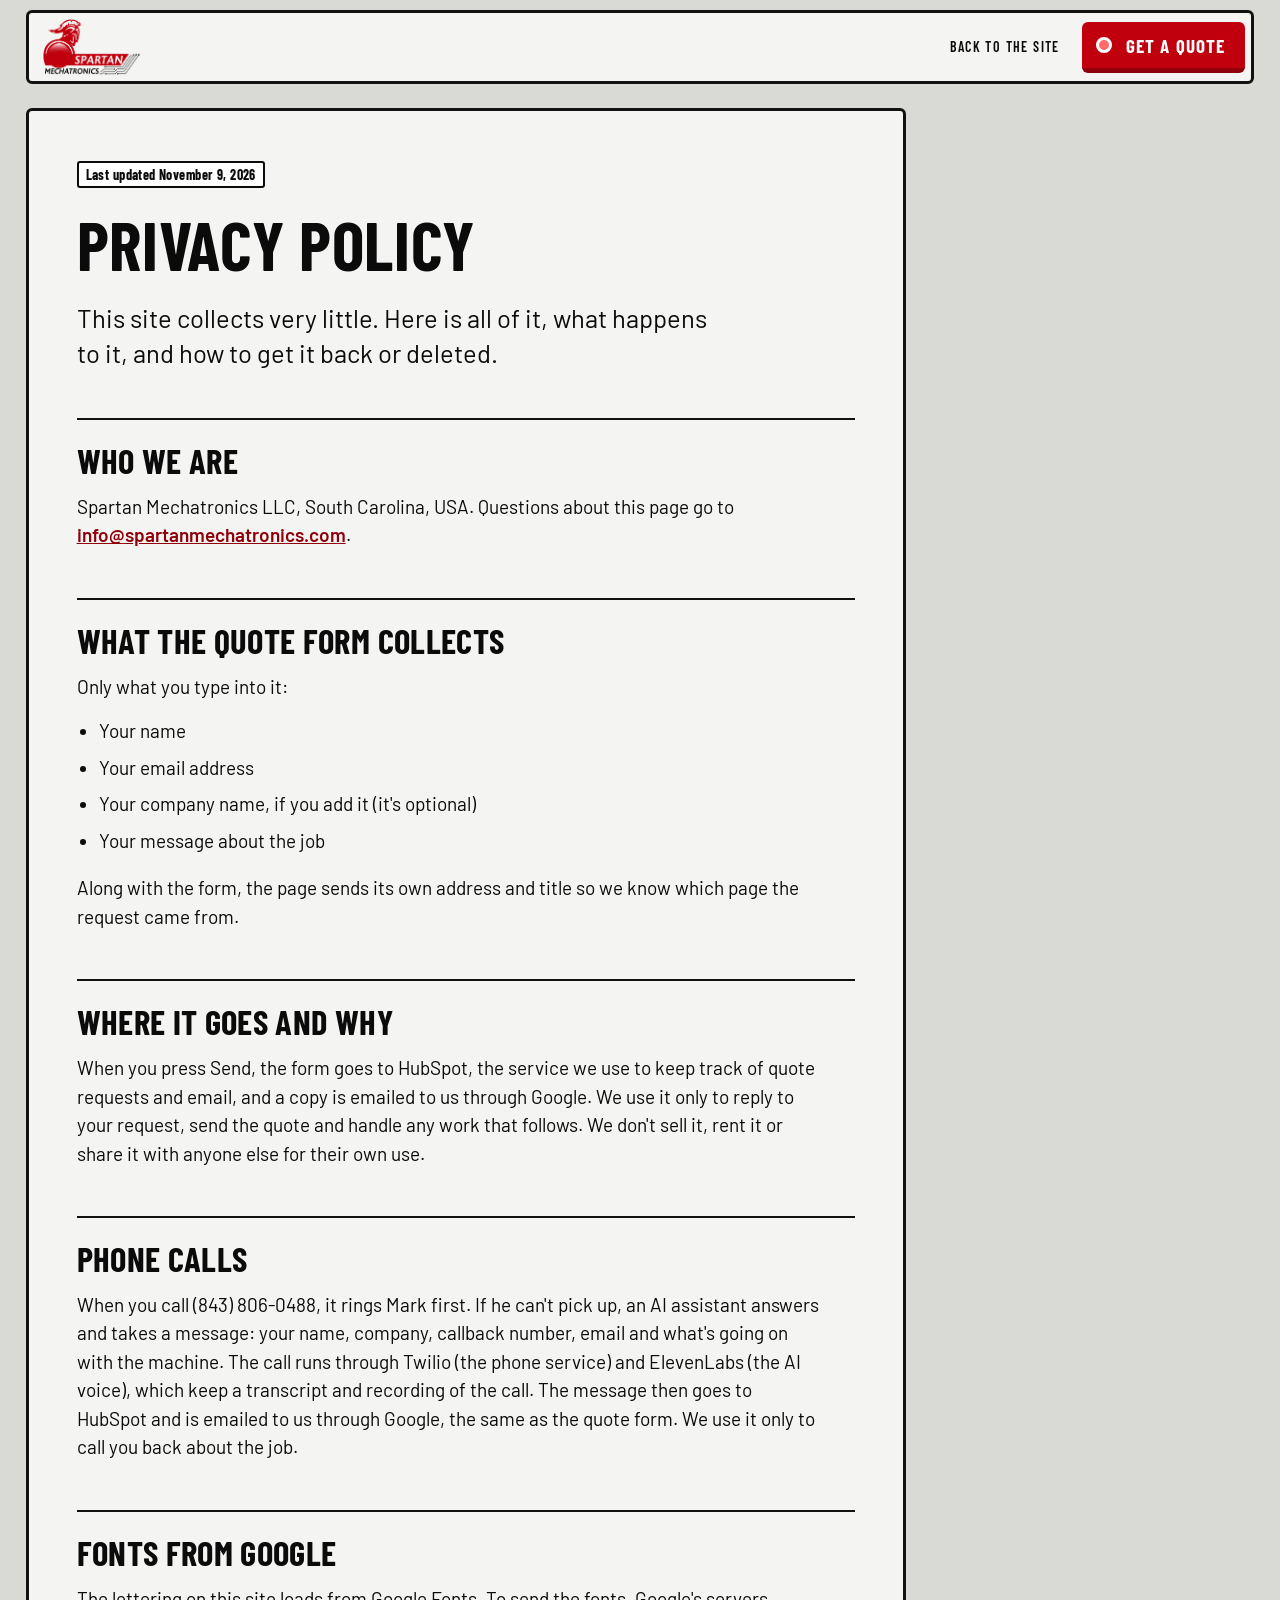
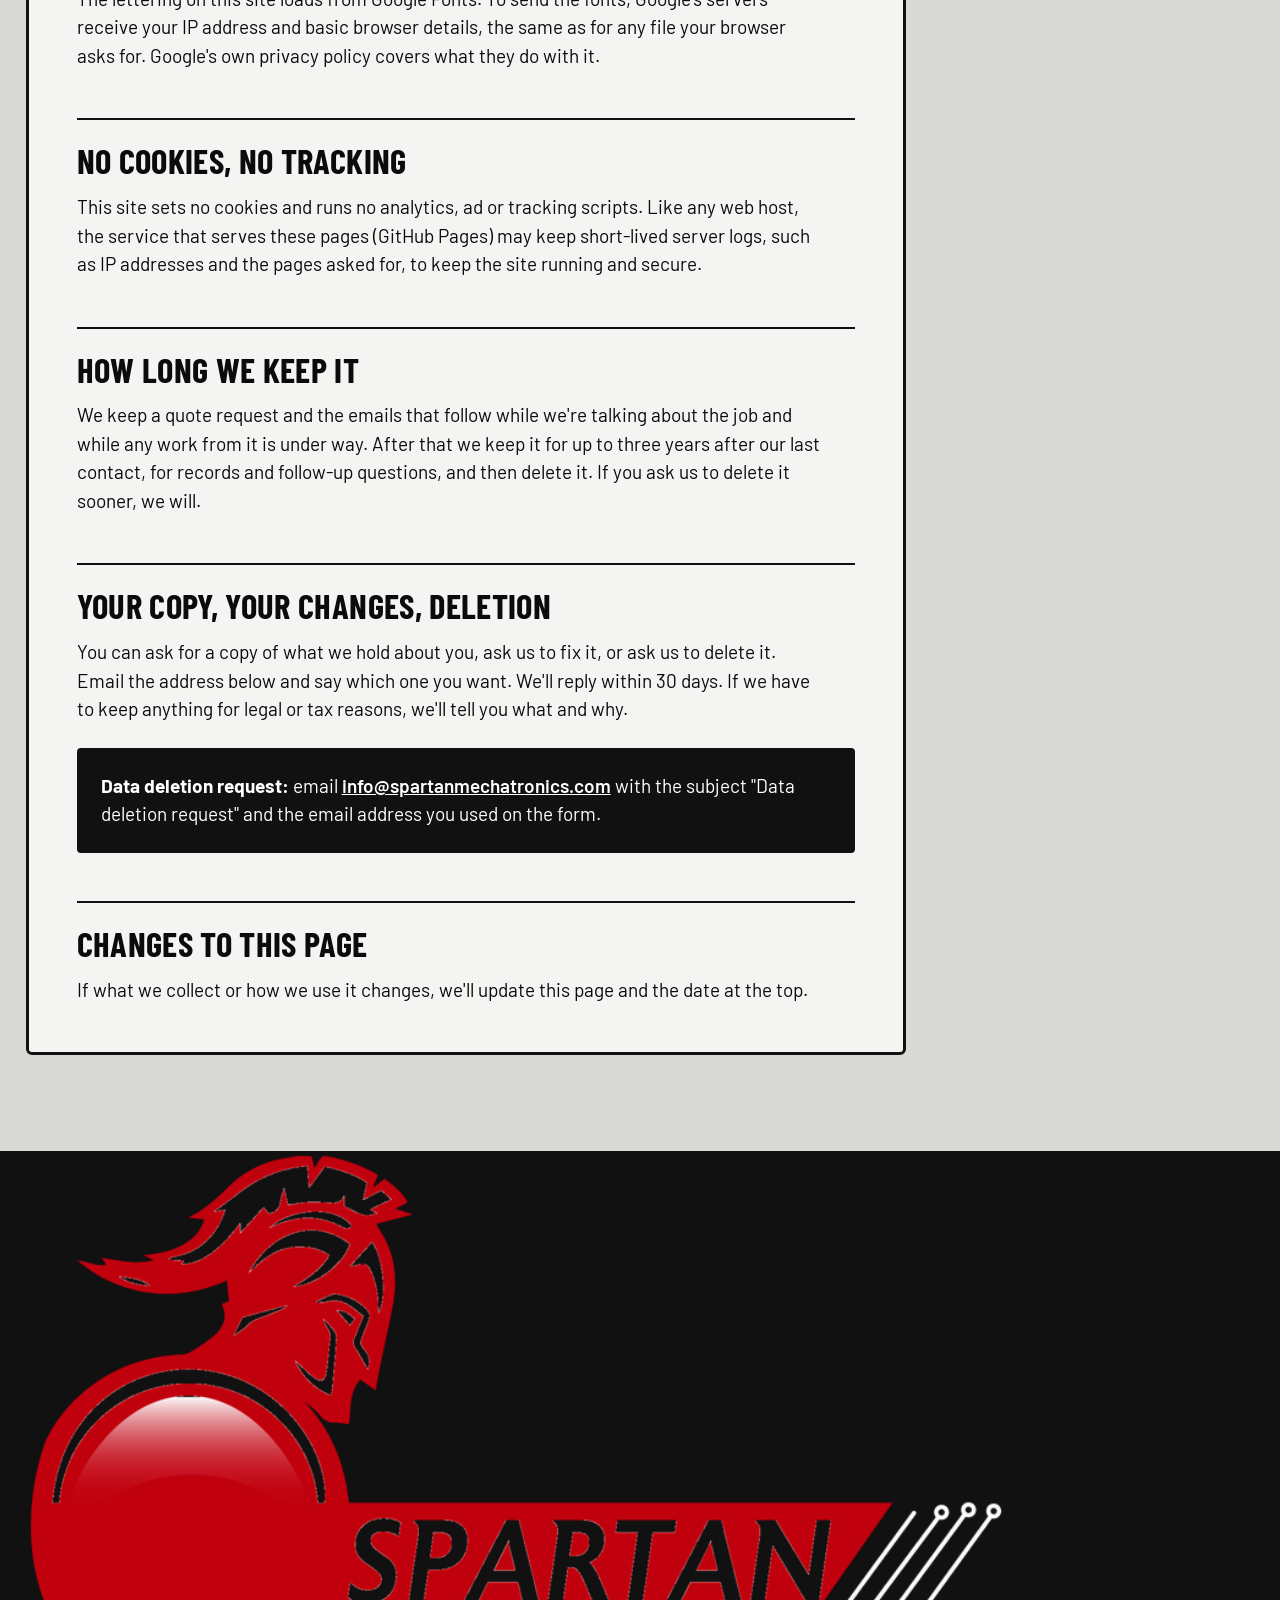
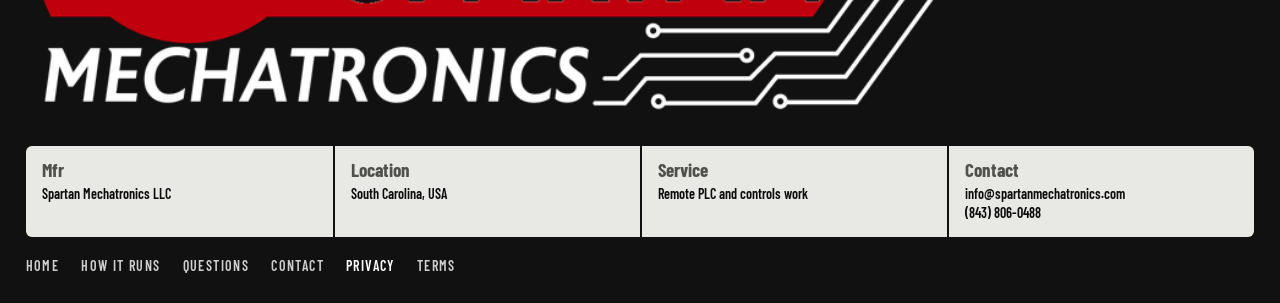
<file: privacy.html>
<!doctype html>
<html lang="en">
<head>
<meta charset="utf-8">
<meta name="viewport" content="width=device-width, initial-scale=1">
<title>Privacy Policy | Spartan Mechatronics</title>
<meta name="description" content="What the Spartan Mechatronics quote form collects, where it goes, how long it is kept and how to ask for a copy or deletion.">
<link rel="canonical" href="https://spartanmechatronics.com/privacy.html">
<meta name="theme-color" content="#d9d9d6">
<link rel="icon" href="assets/mark.png" type="image/png">
<link rel="preconnect" href="https://fonts.googleapis.com">
<link rel="preconnect" href="https://fonts.gstatic.com" crossorigin>
<link href="https://fonts.googleapis.com/css2?family=Barlow+Condensed:wght@600;700&family=Barlow:wght@400;500;600&display=swap" rel="stylesheet">
<link rel="stylesheet" href="assets/legal.css">
</head>
<body>
<a class="skip" href="#main">Skip to content</a>

<header class="door-bar">
  <div class="in">
    <a class="logo" href="./" aria-label="Spartan Mechatronics, home"><img src="assets/logo.png" alt="Spartan Mechatronics" width="801" height="460"></a>
    <a class="back" href="./">Back to the site</a>
    <a class="pb" href="./#contact"><span class="lens" aria-hidden="true"></span>Get a quote</a>
  </div>
</header>

<main id="main" class="doc">
  <article class="sheet">
    <span class="tag">Last updated November 9, 2026</span>
    <h1>Privacy Policy</h1>
    <p class="lede">This site collects very little. Here is all of it, what happens to it, and how to get it back or deleted.</p>

    <h2>Who we are</h2>
    <p>Spartan Mechatronics LLC, South Carolina, USA. Questions about this page go to <a href="mailto:info@spartanmechatronics.com">info@spartanmechatronics.com</a>.</p>

    <h2>What the quote form collects</h2>
    <p>Only what you type into it:</p>
    <ul>
      <li>Your name</li>
      <li>Your email address</li>
      <li>Your company name, if you add it (it's optional)</li>
      <li>Your message about the job</li>
    </ul>
    <p>Along with the form, the page sends its own address and title so we know which page the request came from.</p>

    <h2>Where it goes and why</h2>
    <p>When you press Send, the form goes to HubSpot, the service we use to keep track of quote requests and email, and a copy is emailed to us through Google. We use it only to reply to your request, send the quote and handle any work that follows. We don't sell it, rent it or share it with anyone else for their own use.</p>

    <h2>Phone calls</h2>
    <p>When you call (843) 806-0488, it rings Mark first. If he can't pick up, an AI assistant answers and takes a message: your name, company, callback number, email and what's going on with the machine. The call runs through Twilio (the phone service) and ElevenLabs (the AI voice), which keep a transcript and recording of the call. The message then goes to HubSpot and is emailed to us through Google, the same as the quote form. We use it only to call you back about the job.</p>

    <h2>Fonts from Google</h2>
    <p>The lettering on this site loads from Google Fonts. To send the fonts, Google's servers receive your IP address and basic browser details, the same as for any file your browser asks for. Google's own privacy policy covers what they do with it.</p>

    <h2>No cookies, no tracking</h2>
    <p>This site sets no cookies and runs no analytics, ad or tracking scripts. Like any web host, the service that serves these pages (GitHub Pages) may keep short-lived server logs, such as IP addresses and the pages asked for, to keep the site running and secure.</p>

    <h2>How long we keep it</h2>
    <p>We keep a quote request and the emails that follow while we're talking about the job and while any work from it is under way. After that we keep it for up to three years after our last contact, for records and follow-up questions, and then delete it. If you ask us to delete it sooner, we will.</p>

    <h2>Your copy, your changes, deletion</h2>
    <p>You can ask for a copy of what we hold about you, ask us to fix it, or ask us to delete it. Email the address below and say which one you want. We'll reply within 30 days. If we have to keep anything for legal or tax reasons, we'll tell you what and why.</p>
    <p class="ask"><strong>Data deletion request:</strong> email <a href="mailto:info@spartanmechatronics.com?subject=Data%20deletion%20request">info@spartanmechatronics.com</a> with the subject "Data deletion request" and the email address you used on the form.</p>

    <h2>Changes to this page</h2>
    <p>If what we collect or how we use it changes, we'll update this page and the date at the top.</p>
  </article>
</main>

<footer>
  <img class="big" src="assets/logo-on-dark.png" alt="Spartan Mechatronics" width="801" height="460" loading="lazy">
  <div class="rating">
    <div><b>Mfr</b>Spartan Mechatronics LLC</div>
    <div><b>Location</b>South Carolina, USA</div>
    <div><b>Service</b>Remote PLC and controls work</div>
    <div><b>Contact</b><a href="mailto:info@spartanmechatronics.com">info@spartanmechatronics.com</a><br><a href="tel:+18438060488">(843) 806-0488</a></div>
  </div>
  <div class="foot-links"><a href="./">Home</a><a href="./#how">How it runs</a><a href="./#questions">Questions</a><a href="./#contact">Contact</a><a href="privacy.html" aria-current="page">Privacy</a><a href="terms.html">Terms</a></div>
</footer>
</body>
</html>
</file>
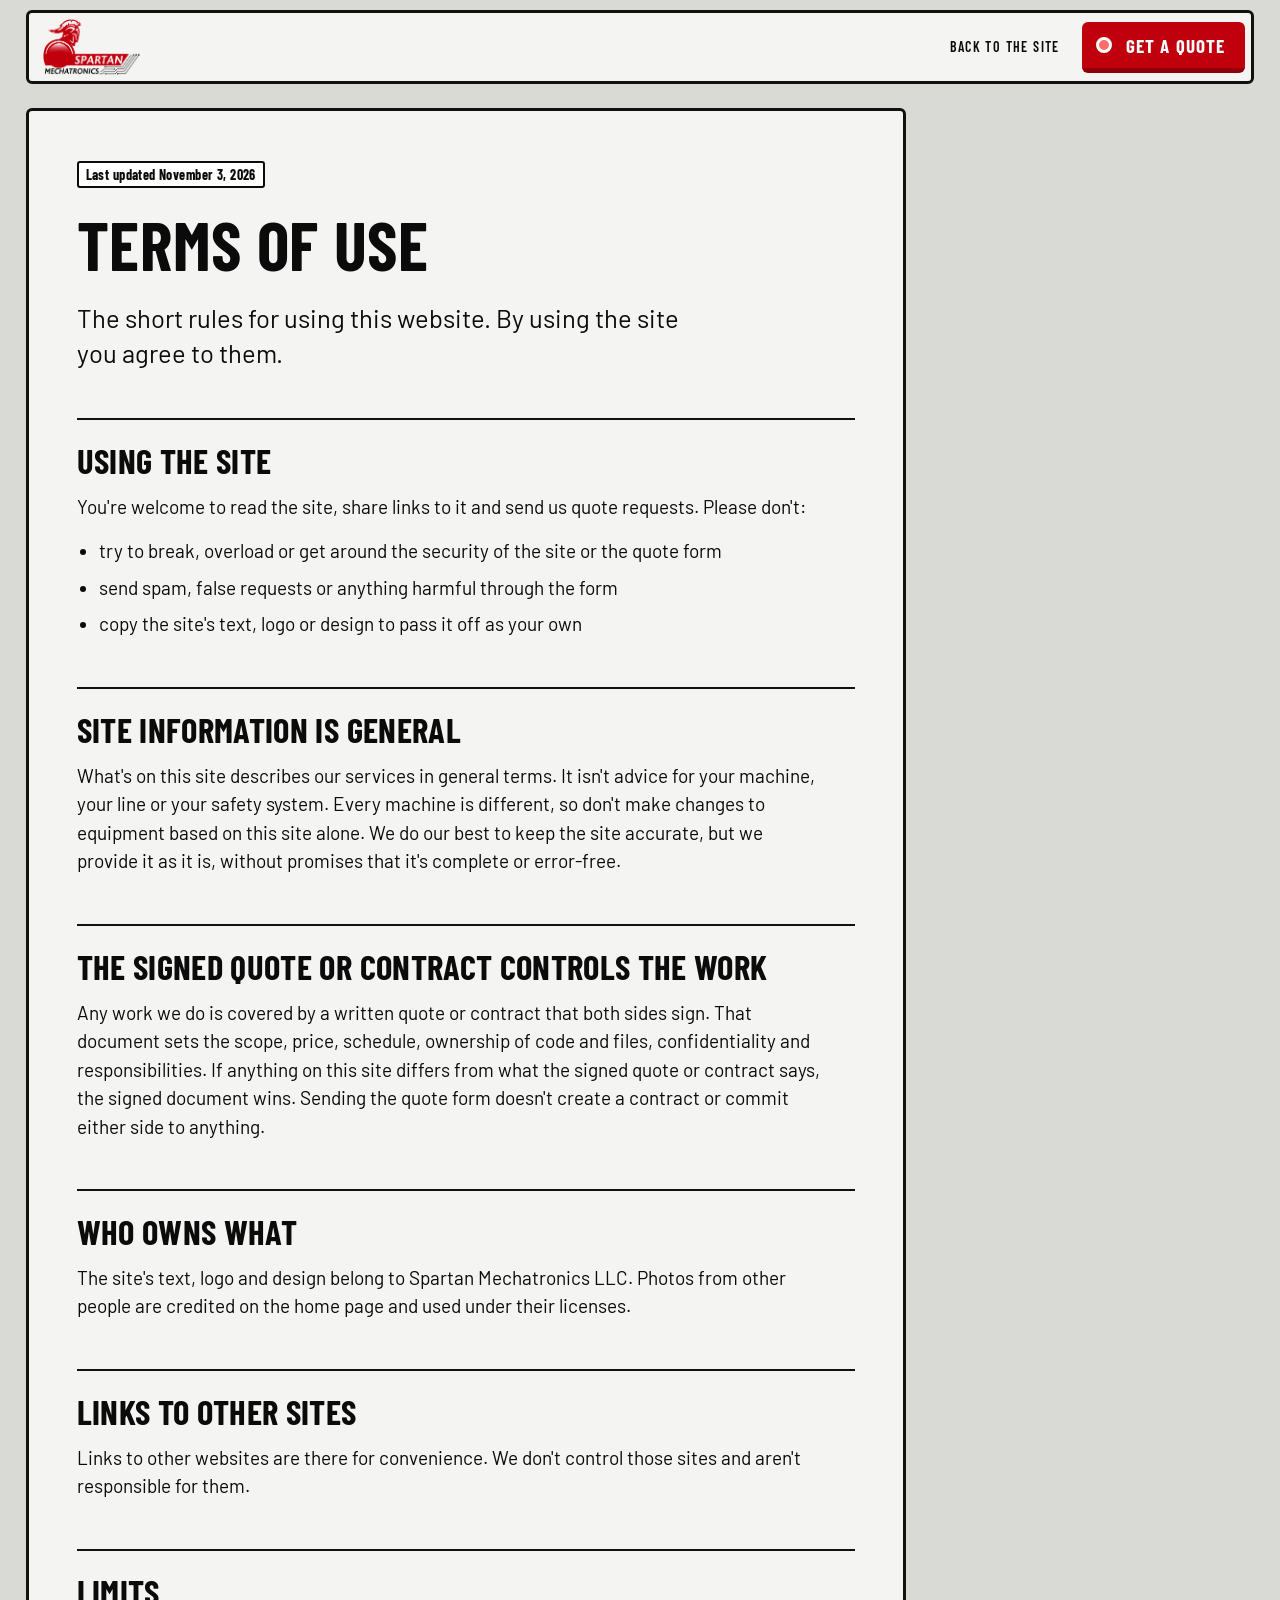
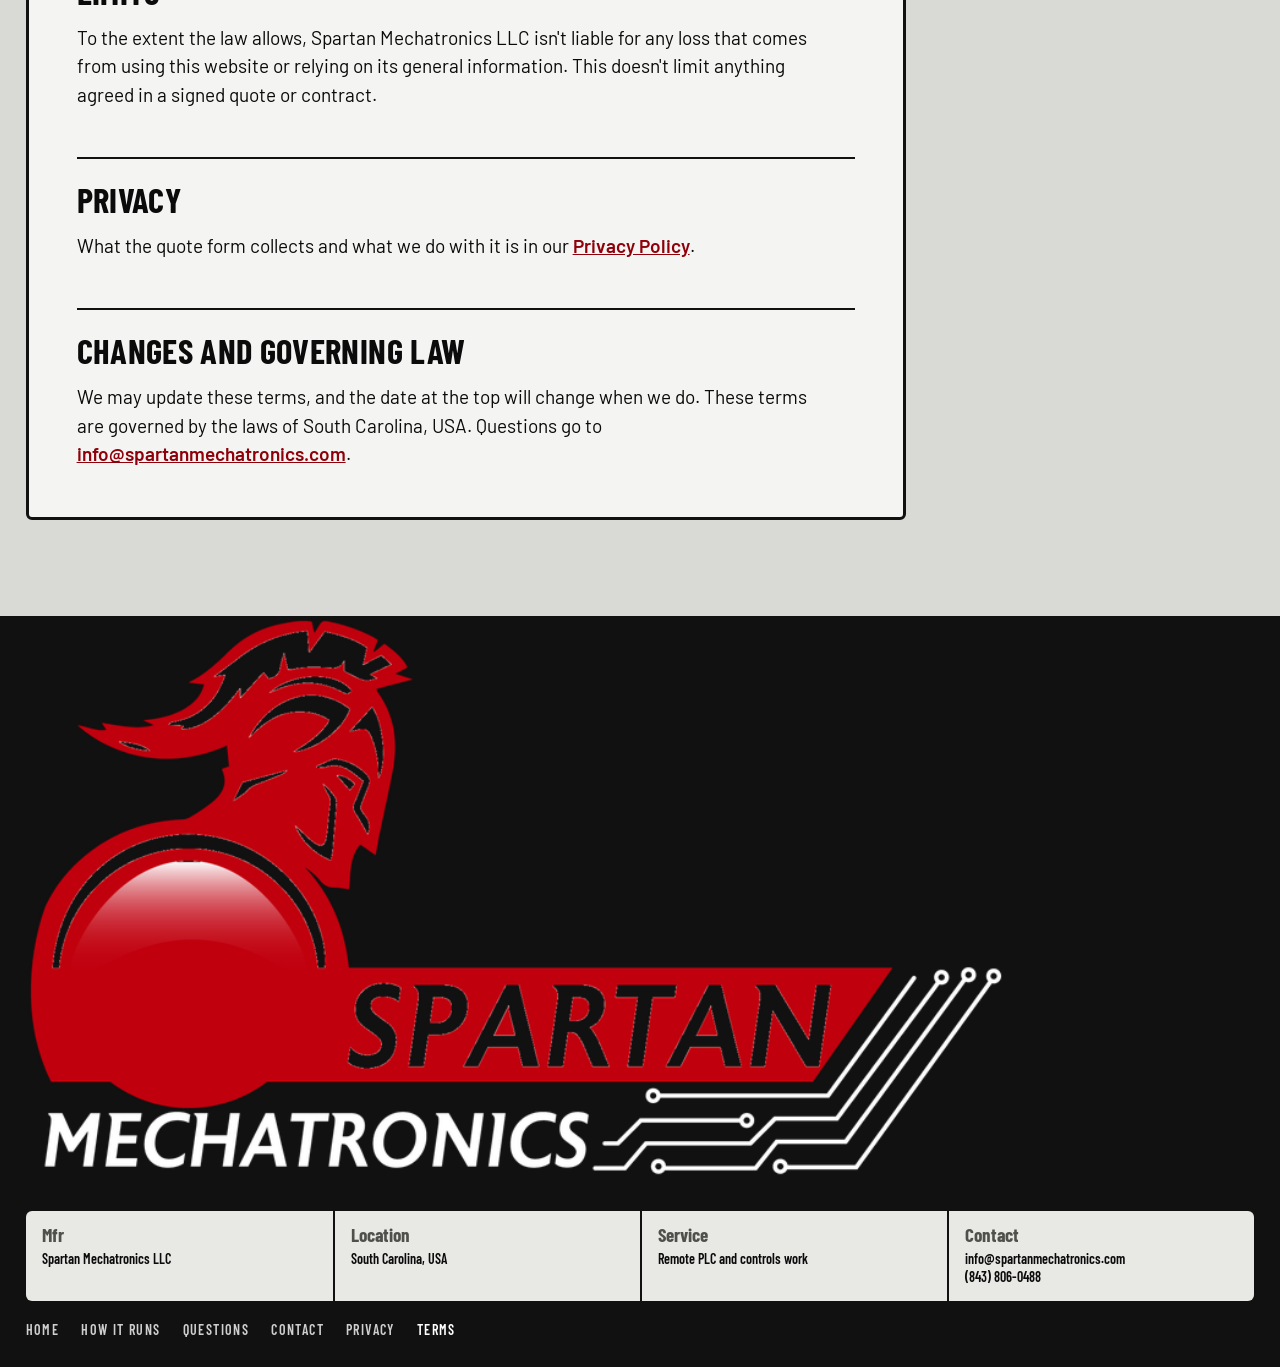
<file: terms.html>
<!doctype html>
<html lang="en">
<head>
<meta charset="utf-8">
<meta name="viewport" content="width=device-width, initial-scale=1">
<title>Terms of Use | Spartan Mechatronics</title>
<meta name="description" content="The rules for using the Spartan Mechatronics website. Site information is general; the signed quote or contract covers any work.">
<link rel="canonical" href="https://spartanmechatronics.com/terms.html">
<meta name="theme-color" content="#d9d9d6">
<link rel="icon" href="assets/mark.png" type="image/png">
<link rel="preconnect" href="https://fonts.googleapis.com">
<link rel="preconnect" href="https://fonts.gstatic.com" crossorigin>
<link href="https://fonts.googleapis.com/css2?family=Barlow+Condensed:wght@600;700&family=Barlow:wght@400;500;600&display=swap" rel="stylesheet">
<link rel="stylesheet" href="assets/legal.css">
</head>
<body>
<a class="skip" href="#main">Skip to content</a>

<header class="door-bar">
  <div class="in">
    <a class="logo" href="./" aria-label="Spartan Mechatronics, home"><img src="assets/logo.png" alt="Spartan Mechatronics" width="801" height="460"></a>
    <a class="back" href="./">Back to the site</a>
    <a class="pb" href="./#contact"><span class="lens" aria-hidden="true"></span>Get a quote</a>
  </div>
</header>

<main id="main" class="doc">
  <article class="sheet">
    <span class="tag">Last updated November 3, 2026</span>
    <h1>Terms of Use</h1>
    <p class="lede">The short rules for using this website. By using the site you agree to them.</p>

    <h2>Using the site</h2>
    <p>You're welcome to read the site, share links to it and send us quote requests. Please don't:</p>
    <ul>
      <li>try to break, overload or get around the security of the site or the quote form</li>
      <li>send spam, false requests or anything harmful through the form</li>
      <li>copy the site's text, logo or design to pass it off as your own</li>
    </ul>

    <h2>Site information is general</h2>
    <p>What's on this site describes our services in general terms. It isn't advice for your machine, your line or your safety system. Every machine is different, so don't make changes to equipment based on this site alone. We do our best to keep the site accurate, but we provide it as it is, without promises that it's complete or error-free.</p>

    <h2>The signed quote or contract controls the work</h2>
    <p>Any work we do is covered by a written quote or contract that both sides sign. That document sets the scope, price, schedule, ownership of code and files, confidentiality and responsibilities. If anything on this site differs from what the signed quote or contract says, the signed document wins. Sending the quote form doesn't create a contract or commit either side to anything.</p>

    <h2>Who owns what</h2>
    <p>The site's text, logo and design belong to Spartan Mechatronics LLC. Photos from other people are credited on the home page and used under their licenses.</p>

    <h2>Links to other sites</h2>
    <p>Links to other websites are there for convenience. We don't control those sites and aren't responsible for them.</p>

    <h2>Limits</h2>
    <p>To the extent the law allows, Spartan Mechatronics LLC isn't liable for any loss that comes from using this website or relying on its general information. This doesn't limit anything agreed in a signed quote or contract.</p>

    <h2>Privacy</h2>
    <p>What the quote form collects and what we do with it is in our <a href="privacy.html">Privacy Policy</a>.</p>

    <h2>Changes and governing law</h2>
    <p>We may update these terms, and the date at the top will change when we do. These terms are governed by the laws of South Carolina, USA. Questions go to <a href="mailto:info@spartanmechatronics.com">info@spartanmechatronics.com</a>.</p>
  </article>
</main>

<footer>
  <img class="big" src="assets/logo-on-dark.png" alt="Spartan Mechatronics" width="801" height="460" loading="lazy">
  <div class="rating">
    <div><b>Mfr</b>Spartan Mechatronics LLC</div>
    <div><b>Location</b>South Carolina, USA</div>
    <div><b>Service</b>Remote PLC and controls work</div>
    <div><b>Contact</b><a href="mailto:info@spartanmechatronics.com">info@spartanmechatronics.com</a><br><a href="tel:+18438060488">(843) 806-0488</a></div>
  </div>
  <div class="foot-links"><a href="./">Home</a><a href="./#how">How it runs</a><a href="./#questions">Questions</a><a href="./#contact">Contact</a><a href="privacy.html">Privacy</a><a href="terms.html" aria-current="page">Terms</a></div>
</footer>
</body>
</html>
</file>
<file: assets/legal.css>
/* privacy.html and terms.html: same tokens, header and footer as index.html */
:root{
  --enclosure:#d9d9d6; --plate:#f4f4f2; --plate-2:#e9e9e6;
  --ink:#0b0b0b; --muted:#4f4f4c; --black:#111111; --black-2:#1f1f1f;
  --brand:#c1000e; --brand-dark:#8f000a; --lamp-amber:#f5b20b;
  --f-plate:"Barlow Condensed","Arial Narrow",sans-serif;
  --f-body:"Barlow",system-ui,sans-serif;
  --f-tag:"Barlow Condensed","Arial Narrow",sans-serif;
  --step-small:0.875rem;
  --step-body:clamp(1.0625rem,1rem + 0.25vw,1.1875rem);
  --step-lead:clamp(1.25rem,1.1rem + 0.7vw,1.6rem);
  --step-head:clamp(2.4rem,1.4rem + 3.6vw,4.8rem);
  --m:clamp(10px,2vw,28px); --gap:10px;
  --ease-smooth-out:cubic-bezier(0.22,1,0.36,1); --duration-quick:150ms;
  --s-1:8px; --s-2:16px; --s-3:24px; --s-4:32px; --s-5:48px; --s-6:64px; --s-7:96px;
}
*{box-sizing:border-box}
html{overflow-x:clip}
body{margin:0;background:var(--enclosure);color:var(--ink);font-family:var(--f-body);font-size:var(--step-body);line-height:1.5;-webkit-font-smoothing:antialiased;overflow-x:clip}
img{display:block;max-width:100%}
a{color:inherit}
h1,h2{font-family:var(--f-plate);font-weight:700;text-transform:uppercase;letter-spacing:0.01em;line-height:.95;margin:0;text-wrap:balance}
p{margin:0;text-wrap:pretty}
.skip{position:absolute;left:-999px;top:0;background:var(--ink);color:#fff;padding:12px 16px;z-index:10}
.skip:focus{left:var(--m)}
:focus-visible{outline:3px solid var(--brand);outline-offset:3px}
footer :focus-visible{outline-color:var(--lamp-amber)}

.tag{display:inline-block;font:700 var(--step-small)/1 var(--f-tag);letter-spacing:0.03em;background:#fff;color:var(--ink);padding:5px 7px 4px;border:2px solid var(--ink);border-radius:3px;white-space:nowrap}

.pb{display:inline-flex;align-items:center;gap:14px;text-decoration:none;font:700 var(--step-lead)/1 var(--f-plate);letter-spacing:0.06em;text-transform:uppercase;color:#fff;background:var(--brand);padding:18px 26px 17px 18px;border:0;border-bottom:5px solid var(--brand-dark);border-radius:6px;cursor:pointer;transition:transform .12s var(--ease-smooth-out),background var(--duration-quick) var(--ease-smooth-out)}
.pb .lens{width:22px;height:22px;border-radius:50%;background:#ff6b6b;border:3px solid #fff;flex:none;transition:background var(--duration-quick) var(--ease-smooth-out)}
.pb:hover .lens{background:#fff}
.pb:active{transform:translateY(3px)}

.door-bar{position:sticky;top:0;z-index:6;background:var(--enclosure);padding:10px var(--m)}
.door-bar .in{display:grid;grid-template-columns:auto 1fr auto;align-items:center;gap:var(--gap);background:var(--plate);border:3px solid var(--black);border-radius:6px;padding:6px 6px 6px 14px}
.door-bar .logo img{height:56px;width:auto}
.door-bar .back{justify-self:end;text-decoration:none;font:600 var(--step-small)/1 var(--f-plate);letter-spacing:0.1em;text-transform:uppercase;padding:12px 12px;border-radius:4px;transition:background var(--duration-quick) var(--ease-smooth-out),color var(--duration-quick) var(--ease-smooth-out)}
.door-bar .back:hover{background:var(--black);color:#fff}
.door-bar .pb{font-size:var(--step-body);padding:14px 20px 13px 14px}
.door-bar .pb .lens{width:16px;height:16px}

/* the page itself: one mounting plate */
.doc{padding:14px var(--m) var(--s-7)}
.doc .sheet{max-width:880px;background:var(--plate);border:3px solid var(--black);border-radius:6px;padding:var(--s-5)}
.doc h1{font-size:var(--step-head);margin-top:var(--s-3)}
.doc .lede{font-size:var(--step-lead);line-height:1.35;margin-top:var(--s-3);max-width:46ch}
.doc h2{font-size:clamp(1.6rem,1.2rem + 1.2vw,2.2rem);margin-top:var(--s-5);padding-top:var(--s-3);border-top:2px solid var(--black)}
.doc p,.doc ul{margin-top:var(--s-2);max-width:68ch}
.doc ul{padding-left:1.2em}
.doc li+li{margin-top:var(--s-1)}
.doc a{color:var(--brand-dark);font-weight:600}
.doc .ask{margin-top:var(--s-3);background:var(--black);color:#fff;border-radius:4px;padding:var(--s-3);max-width:none}
.doc .ask a{color:#fff}
.doc .ask :focus-visible{outline-color:var(--lamp-amber)}

footer{background:var(--black);color:#fff;padding:0 var(--m) 30px}
footer .big{display:block;width:min(100%,980px);height:auto}
.rating{display:grid;grid-template-columns:repeat(4,1fr);gap:0;margin-top:var(--s-4);background:#e8e8e5;color:var(--ink);border-radius:6px;overflow:hidden;font:600 var(--step-small)/1.35 var(--f-tag)}
.rating div{padding:14px 16px;border-left:2px solid var(--black)}
.rating div:first-child{border-left:0}
.rating b{display:block;font:700 var(--step-body)/1 var(--f-plate);color:var(--muted);margin-bottom:6px}
.rating a{text-decoration:none;overflow-wrap:anywhere}
.foot-links{display:flex;gap:22px;flex-wrap:wrap;margin-top:22px;font:600 var(--step-small)/1 var(--f-plate);letter-spacing:.1em;text-transform:uppercase}
.foot-links a{text-decoration:none;color:#cfcfcf}
.foot-links a:hover{color:#fff}
.foot-links a[aria-current]{color:#fff}

@media (max-width:1000px){
  .rating{grid-template-columns:1fr 1fr}
  .rating div:nth-child(3){border-left:0}
  .rating div:nth-child(n+3){border-top:2px solid var(--black)}
}
@media (max-width:760px){
  :root{--gap:8px;--s-7:64px;--s-5:24px;--s-4:16px}
  .door-bar .in{grid-template-columns:1fr auto}
  .door-bar .back{display:none}
  .door-bar .logo img{height:46px}
  .rating{grid-template-columns:1fr}
  .rating div{border-left:0;border-top:2px solid var(--black)}
  .rating div:first-child{border-top:0}
}
</file>
